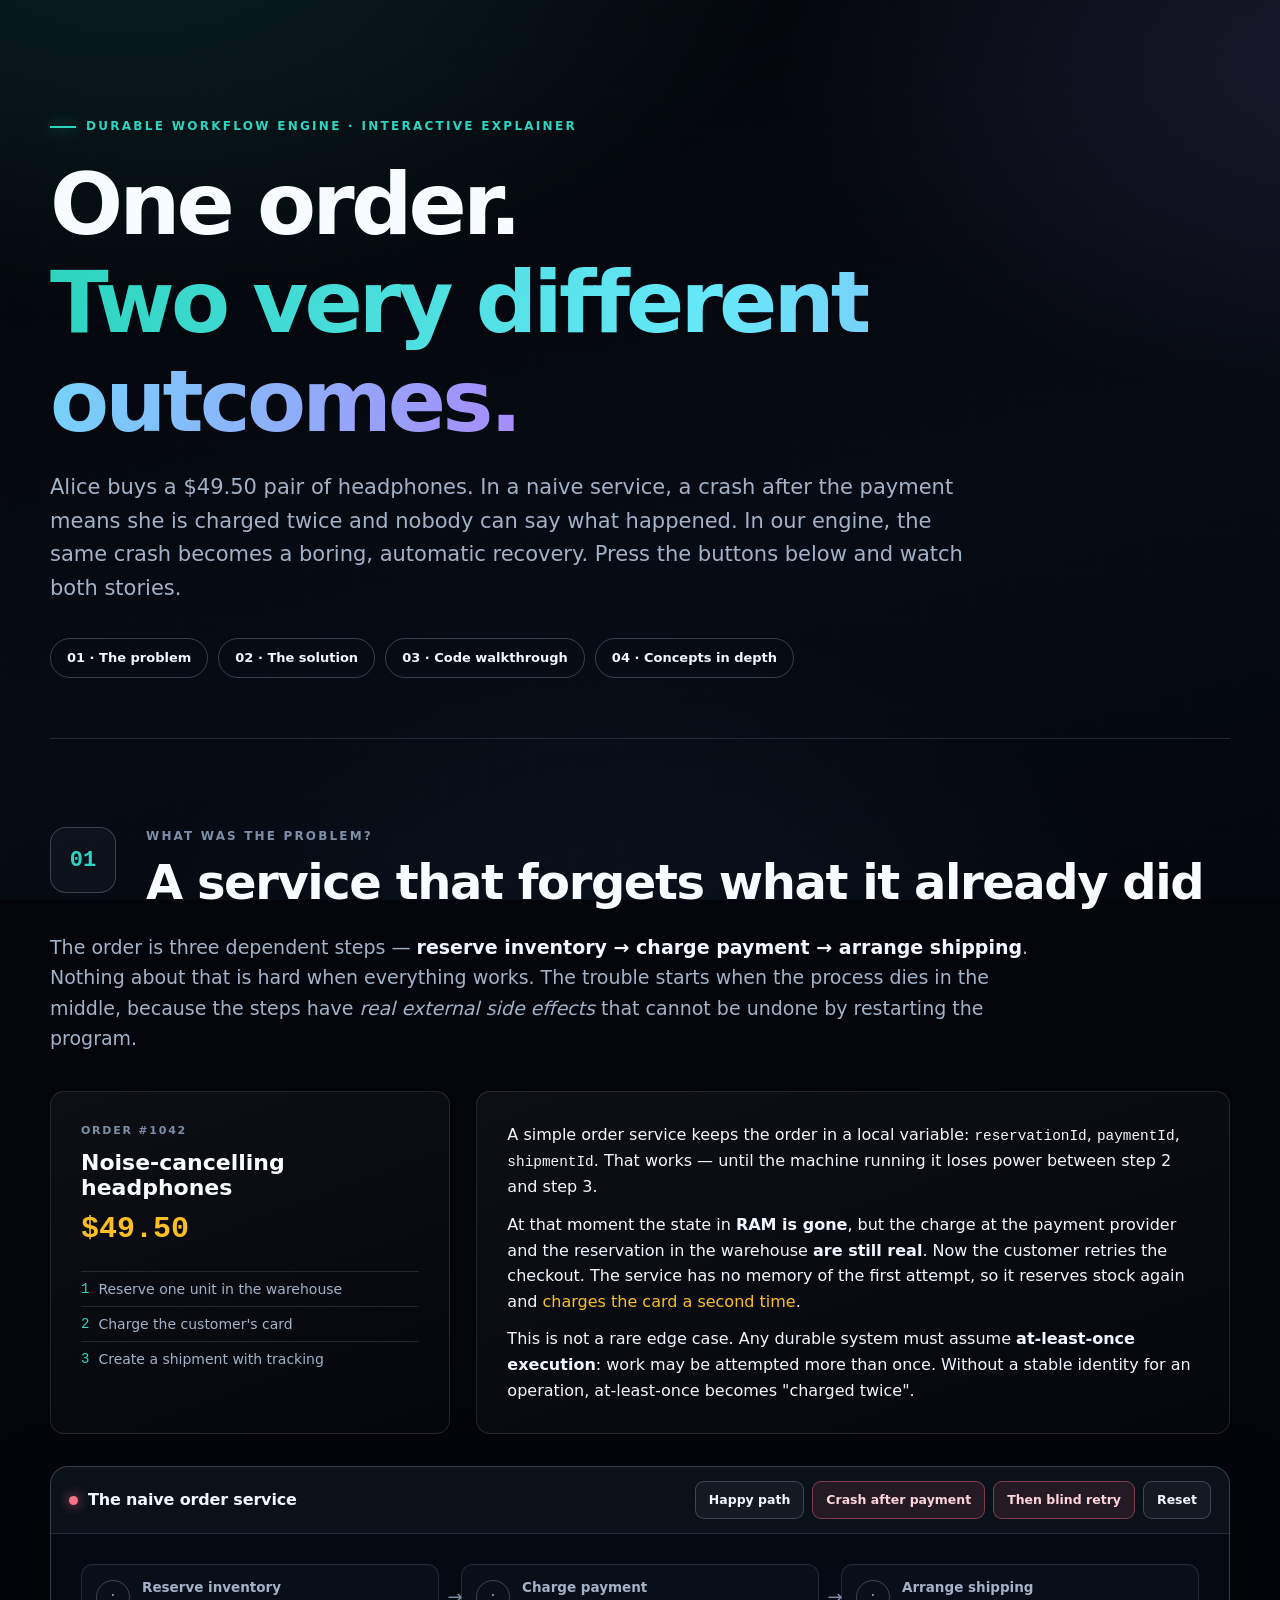
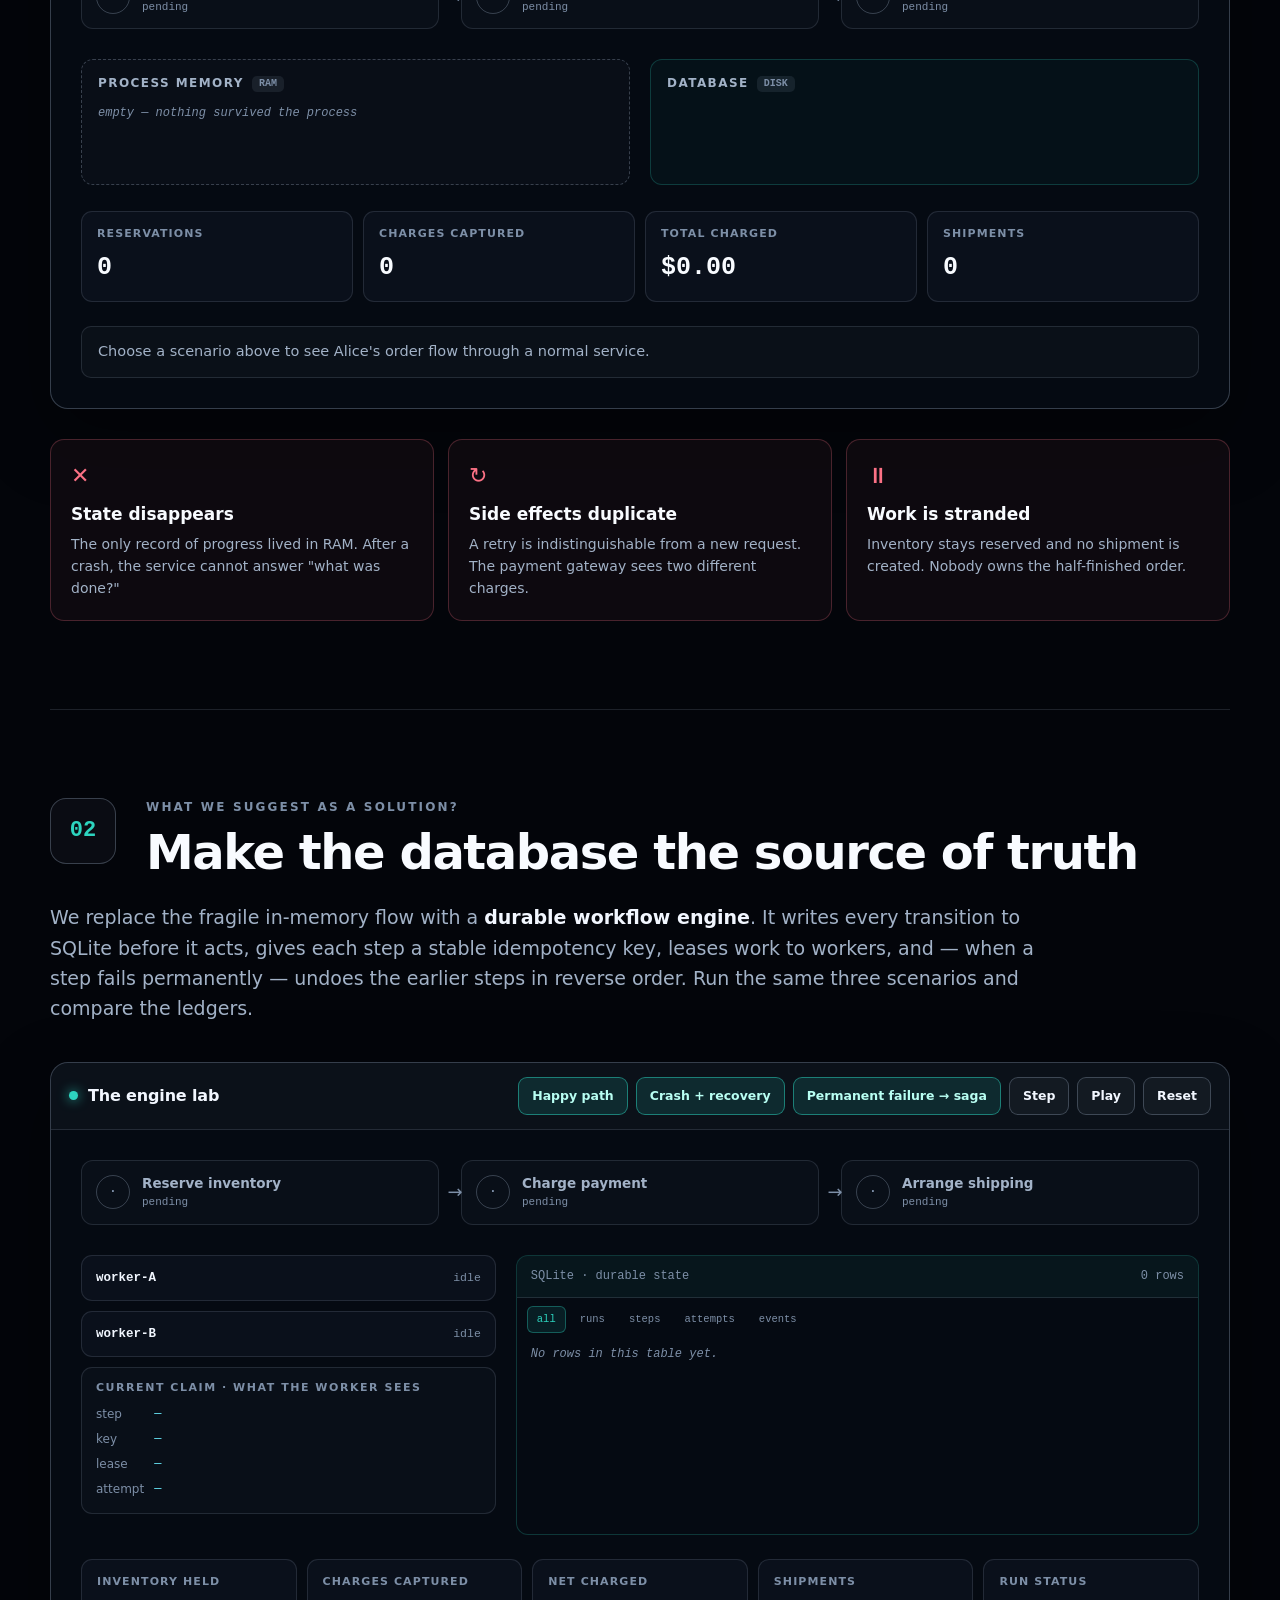
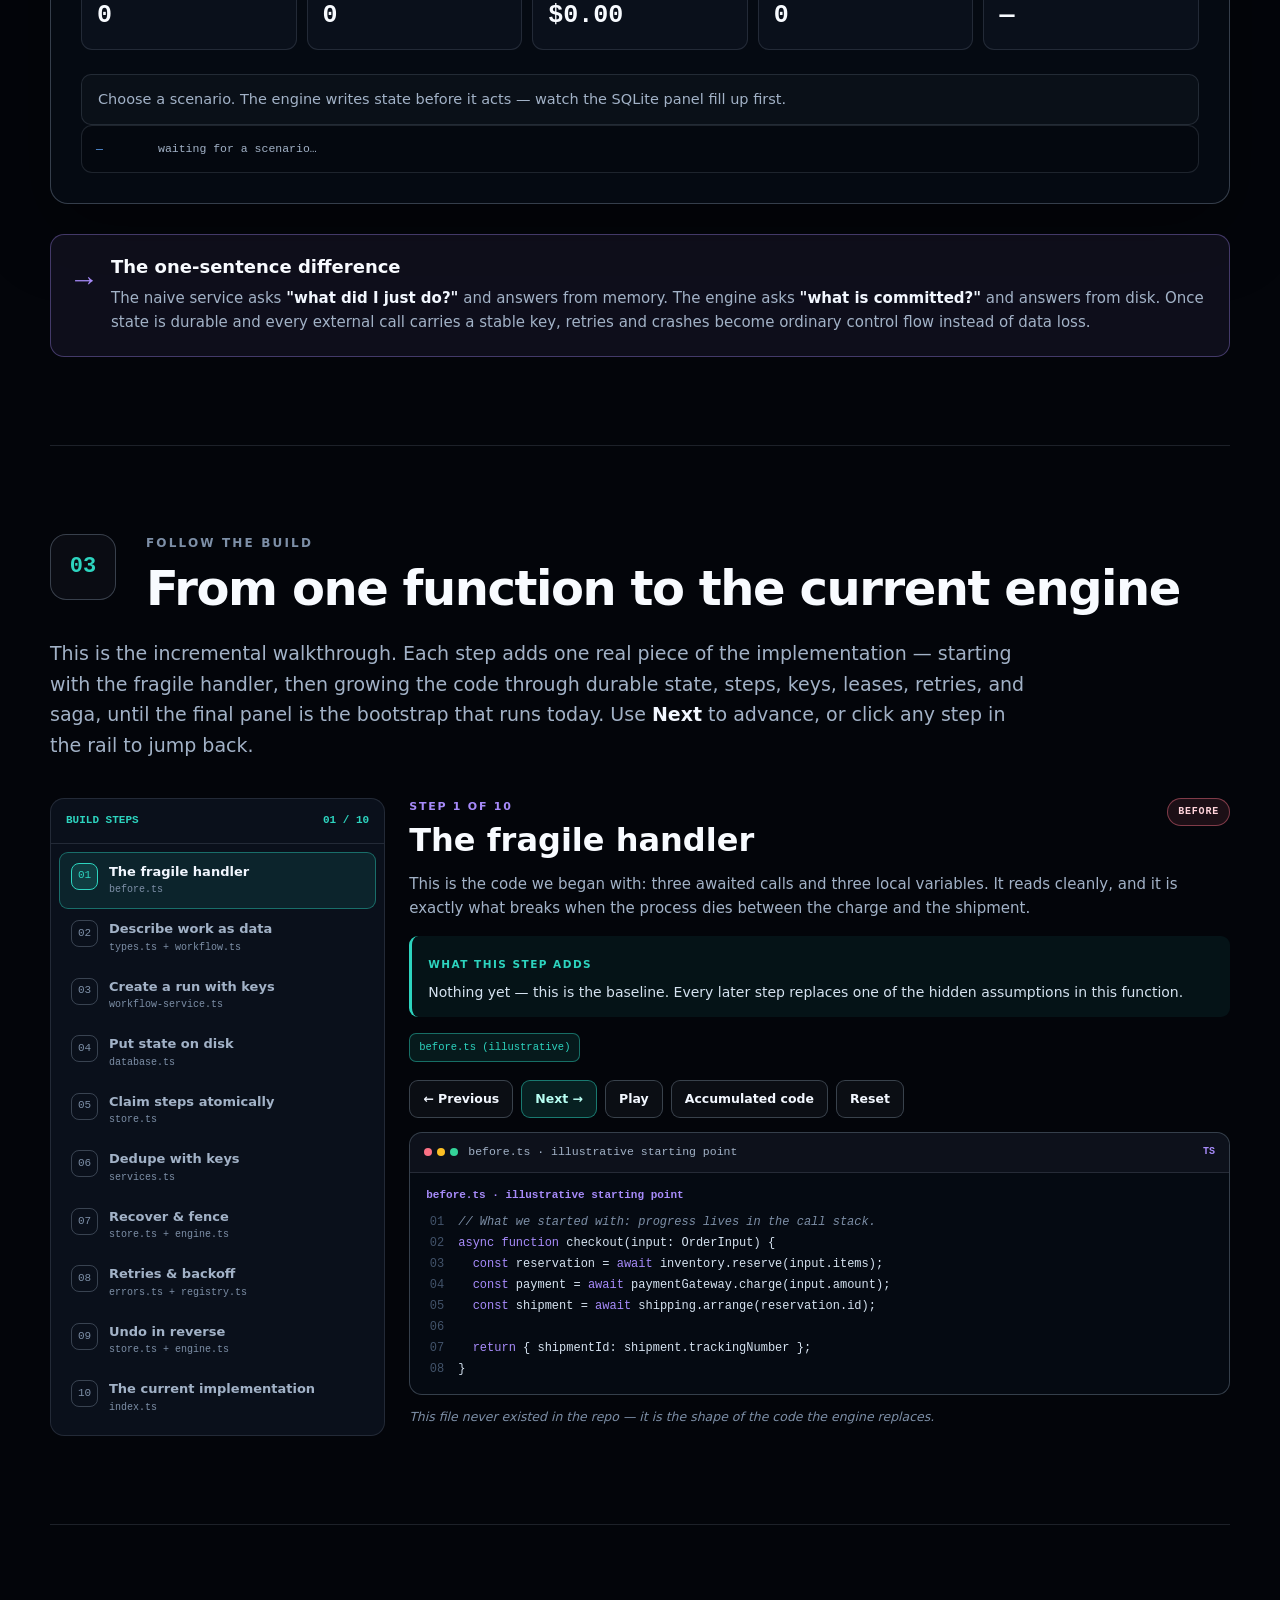
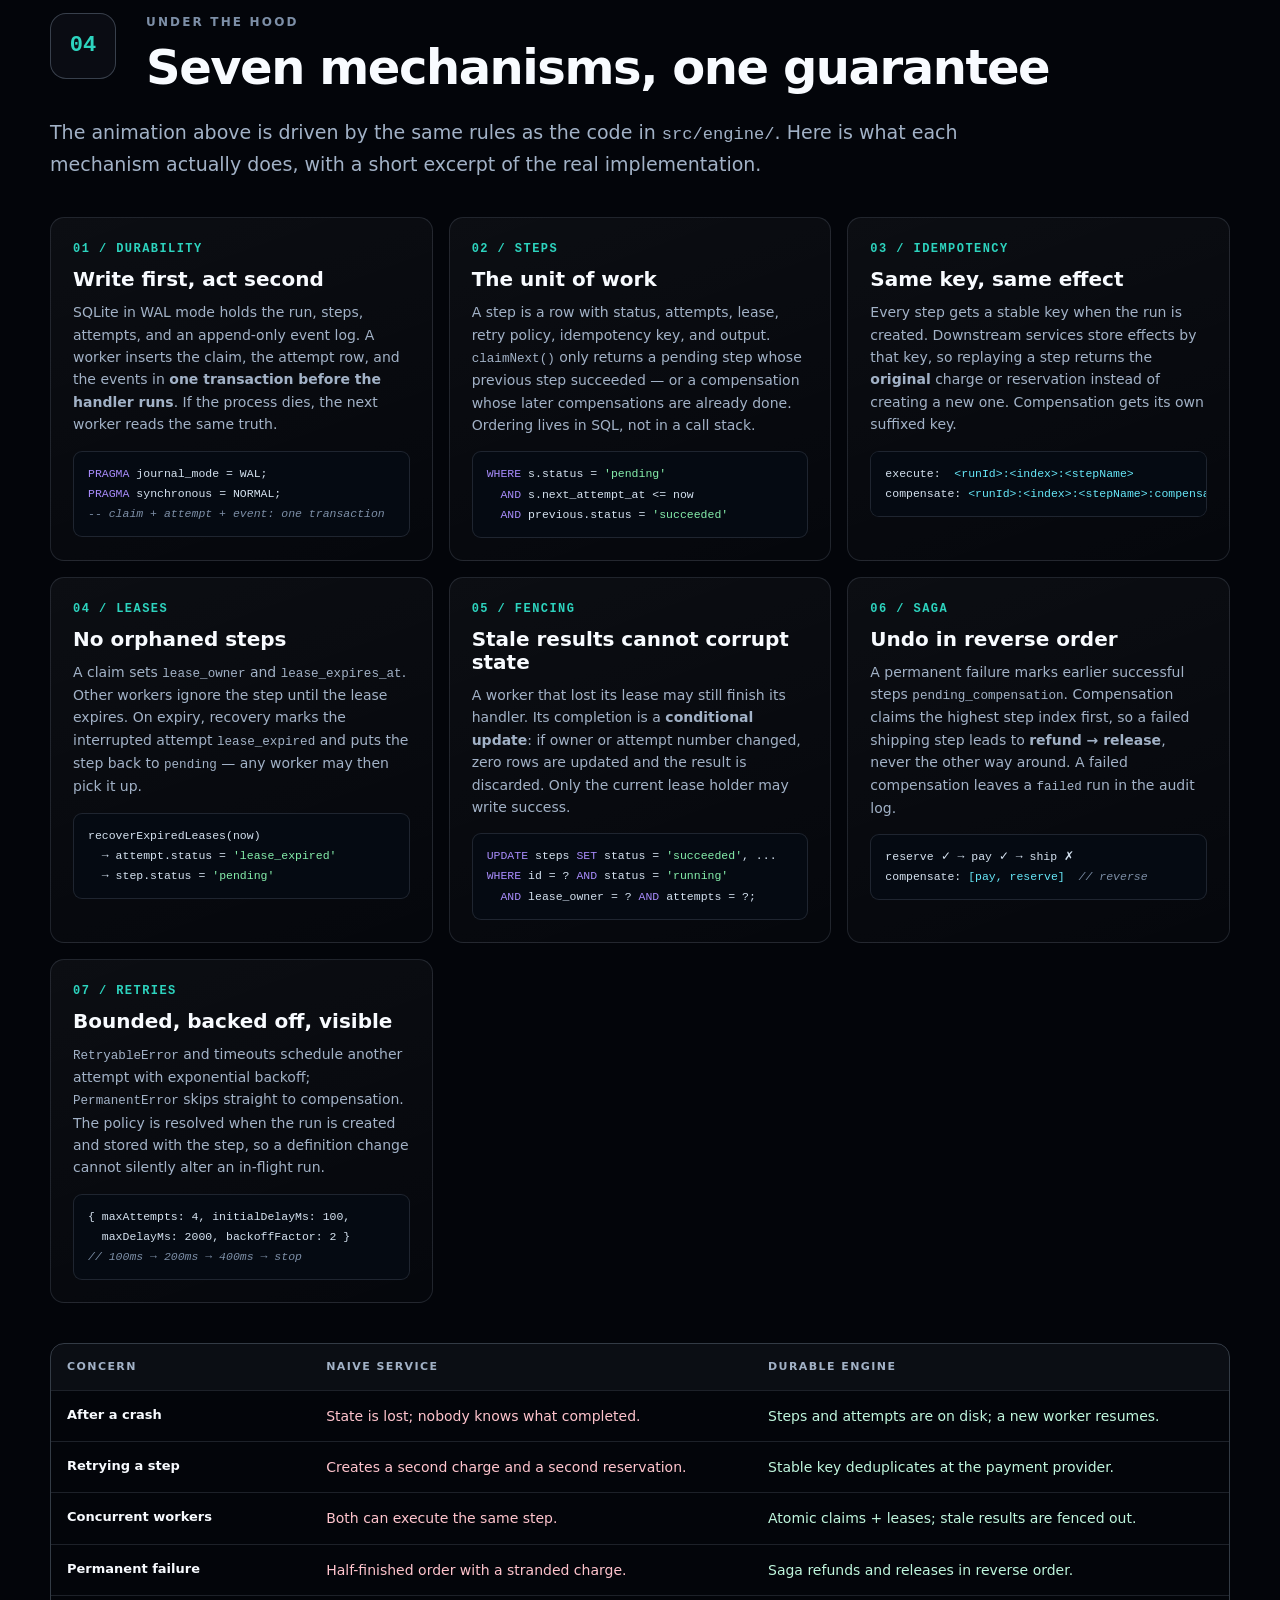
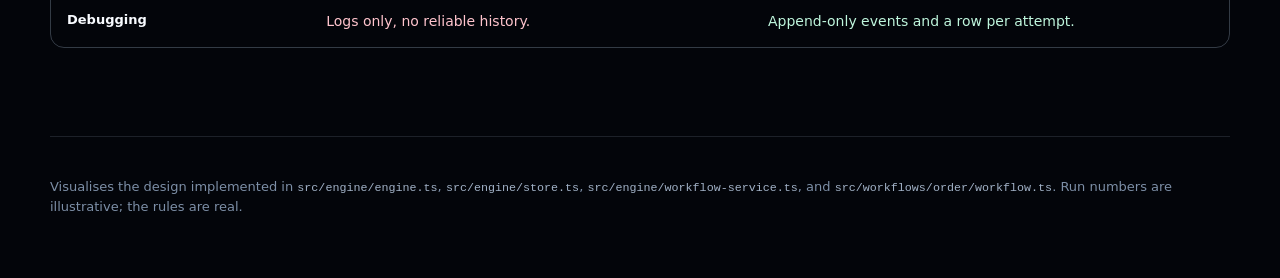
<file: presentation/second-week.html>
<!doctype html>
<html lang="en">
  <head>
    <meta charset="utf-8" />
    <meta name="viewport" content="width=device-width, initial-scale=1" />
    <meta name="color-scheme" content="dark" />
    <meta name="theme-color" content="#03050a" />
    <title>From Fragile Orders to Durable Workflows — Interactive Explainer</title>
    <style>
      /* ============================================================
         Durable Workflow Engine — problem / solution explainer
         Self-contained: no fonts, images, or scripts are loaded.
         ============================================================ */

      *,
      *::before,
      *::after {
        box-sizing: border-box;
      }

      :root {
        --bg: #03050a;
        --bg-2: #070b13;
        --panel: #0a101b;
        --panel-2: #0d1422;
        --border: rgba(148, 163, 184, 0.18);
        --border-strong: rgba(148, 163, 184, 0.34);
        --text: #f2f7ff;
        --heading: #f8fbff;
        --muted: #a2b2c7;
        --muted-2: #7d8fa7;
        --teal: #2dd4bf;
        --cyan: #67e8f9;
        --violet: #a78bfa;
        --amber: #fbbf24;
        --red: #fb7185;
        --green: #34d399;
        --blue: #60a5fa;
        --mono: ui-monospace, SFMono-Regular, "SF Mono", Menlo, Consolas, "Liberation Mono", monospace;
        --sans: "Inter", "Segoe UI", system-ui, -apple-system, Roboto, "Helvetica Neue", Arial, sans-serif;
        --radius: 14px;
      }

      html {
        background: var(--bg);
        scroll-behavior: smooth;
      }

      body {
        margin: 0;
        min-height: 100vh;
        color: var(--text);
        font-family: var(--sans);
        font-size: 16px;
        line-height: 1.6;
        -webkit-font-smoothing: antialiased;
        background:
          radial-gradient(1100px 620px at 10% -8%, rgba(45, 212, 191, 0.13), transparent 62%),
          radial-gradient(900px 560px at 104% 6%, rgba(167, 139, 250, 0.12), transparent 62%),
          radial-gradient(900px 700px at 50% 115%, rgba(96, 165, 250, 0.07), transparent 60%),
          linear-gradient(165deg, var(--bg), var(--bg-2) 62%, #04070d);
        background-attachment: fixed;
      }

      body::before {
        content: "";
        position: fixed;
        inset: 0;
        pointer-events: none;
        opacity: 0.5;
        background-image:
          linear-gradient(rgba(148, 163, 184, 0.028) 1px, transparent 1px),
          linear-gradient(90deg, rgba(148, 163, 184, 0.028) 1px, transparent 1px);
        background-size: 44px 44px;
        z-index: 0;
      }

      .wrap {
        position: relative;
        z-index: 1;
        width: min(1180px, calc(100% - 40px));
        margin: 0 auto;
      }

      h1,
      h2,
      h3,
      h4 {
        color: var(--heading);
        line-height: 1.15;
        margin: 0;
      }

      p {
        margin: 0;
      }

      code,
      pre {
        font-family: var(--mono);
        font-size: 0.9em;
      }

      /* ---------- hero ---------- */

      .hero {
        padding: clamp(56px, 9vw, 110px) 0 clamp(34px, 5vw, 60px);
      }

      .eyebrow {
        display: inline-flex;
        align-items: center;
        gap: 10px;
        color: var(--teal);
        font-size: 12px;
        font-weight: 800;
        letter-spacing: 0.19em;
        text-transform: uppercase;
      }

      .eyebrow::before {
        content: "";
        width: 26px;
        height: 2px;
        background: var(--teal);
        box-shadow: 0 0 14px rgba(45, 212, 191, 0.7);
      }

      .hero h1 {
        margin-top: 18px;
        font-size: clamp(42px, 7.4vw, 86px);
        letter-spacing: -0.045em;
      }

      .hero h1 .accent {
        background: linear-gradient(100deg, var(--teal), var(--cyan) 52%, var(--violet));
        -webkit-background-clip: text;
        background-clip: text;
        color: transparent;
      }

      .hero .lede {
        max-width: 70ch;
        margin-top: 20px;
        color: var(--muted);
        font-size: clamp(17px, 2vw, 21px);
      }

      .jump {
        display: flex;
        flex-wrap: wrap;
        gap: 10px;
        margin-top: 32px;
      }

      .jump a {
        padding: 9px 16px;
        border: 1px solid var(--border-strong);
        border-radius: 999px;
        color: var(--text);
        font-size: 13px;
        font-weight: 650;
        text-decoration: none;
        transition: border-color 0.2s, background 0.2s, transform 0.2s;
      }

      .jump a:hover {
        border-color: var(--teal);
        background: rgba(45, 212, 191, 0.08);
        transform: translateY(-1px);
      }

      /* ---------- chapters ---------- */

      .chapter {
        padding: clamp(44px, 7vw, 88px) 0;
        border-top: 1px solid var(--border);
      }

      .chapter-head {
        display: flex;
        align-items: flex-start;
        gap: clamp(16px, 3vw, 30px);
      }

      .chapter-no {
        flex: none;
        display: grid;
        place-items: center;
        width: clamp(48px, 6vw, 66px);
        height: clamp(48px, 6vw, 66px);
        border: 1px solid var(--border-strong);
        border-radius: 16px;
        background: rgba(148, 163, 184, 0.05);
        color: var(--teal);
        font-family: var(--mono);
        font-size: clamp(16px, 2vw, 22px);
        font-weight: 700;
      }

      .kicker {
        color: var(--muted-2);
        font-size: 12px;
        font-weight: 800;
        letter-spacing: 0.18em;
        text-transform: uppercase;
      }

      .chapter h2 {
        margin-top: 8px;
        font-size: clamp(28px, 4.4vw, 48px);
        letter-spacing: -0.03em;
      }

      .chapter-lede {
        max-width: 82ch;
        margin: 22px 0 clamp(24px, 4vw, 38px);
        color: var(--muted);
        font-size: clamp(16px, 1.8vw, 19px);
      }

      .chapter-lede strong {
        color: var(--text);
      }

      /* ---------- story ticket ---------- */

      .story {
        display: grid;
        grid-template-columns: minmax(230px, 0.85fr) minmax(0, 1.6fr);
        gap: clamp(16px, 2.4vw, 26px);
        align-items: stretch;
        margin-bottom: clamp(22px, 3vw, 32px);
      }

      .ticket,
      .story-text {
        padding: clamp(20px, 2.6vw, 30px);
        border: 1px solid var(--border);
        border-radius: var(--radius);
        background: linear-gradient(160deg, rgba(255, 255, 255, 0.045), rgba(255, 255, 255, 0.012));
      }

      .ticket-label {
        color: var(--muted-2);
        font-size: 11px;
        font-weight: 800;
        letter-spacing: 0.16em;
        text-transform: uppercase;
      }

      .ticket h3 {
        margin: 10px 0 4px;
        font-size: 22px;
      }

      .ticket .price {
        color: var(--amber);
        font-family: var(--mono);
        font-size: 30px;
        font-weight: 700;
      }

      .ticket ul {
        margin: 18px 0 0;
        padding: 0;
        list-style: none;
        color: var(--muted);
        font-size: 14px;
      }

      .ticket li {
        display: flex;
        gap: 9px;
        padding: 6px 0;
        border-top: 1px solid var(--border);
      }

      .ticket li span:first-child {
        color: var(--teal);
        font-family: var(--mono);
      }

      .story-text p + p {
        margin-top: 12px;
      }

      .story-text strong {
        color: var(--text);
      }

      .story-text em {
        color: var(--amber);
        font-style: normal;
      }

      /* ---------- lab shell ---------- */

      .lab {
        border: 1px solid var(--border-strong);
        border-radius: 18px;
        background: rgba(8, 13, 23, 0.72);
        box-shadow: 0 26px 70px rgba(0, 0, 0, 0.38);
        overflow: hidden;
      }

      .lab-bar {
        display: flex;
        flex-wrap: wrap;
        align-items: center;
        justify-content: space-between;
        gap: 12px;
        padding: 14px 18px;
        border-bottom: 1px solid var(--border);
        background: rgba(148, 163, 184, 0.045);
      }

      .lab-title {
        display: flex;
        align-items: center;
        gap: 10px;
        font-weight: 750;
        letter-spacing: -0.01em;
      }

      .lab-title::before {
        content: "";
        width: 9px;
        height: 9px;
        border-radius: 50%;
        background: var(--teal);
        box-shadow: 0 0 12px rgba(45, 212, 191, 0.85);
      }

      .lab-title.naive::before {
        background: var(--red);
        box-shadow: 0 0 12px rgba(251, 113, 133, 0.8);
      }

      .controls {
        display: flex;
        flex-wrap: wrap;
        gap: 8px;
      }

      button {
        font: inherit;
      }

      .btn {
        padding: 8px 13px;
        border: 1px solid var(--border-strong);
        border-radius: 9px;
        background: rgba(148, 163, 184, 0.06);
        color: var(--text);
        font-size: 12.5px;
        font-weight: 650;
        cursor: pointer;
        transition: background 0.18s, border-color 0.18s, transform 0.18s;
      }

      .btn:hover {
        background: rgba(148, 163, 184, 0.14);
        border-color: var(--teal);
        transform: translateY(-1px);
      }

      .btn.primary {
        border-color: rgba(45, 212, 191, 0.5);
        background: rgba(45, 212, 191, 0.13);
        color: #b8fff3;
      }

      .btn.danger {
        border-color: rgba(251, 113, 133, 0.42);
        background: rgba(251, 113, 133, 0.1);
        color: #ffd3da;
      }

      .btn:focus-visible {
        outline: 2px solid var(--cyan);
        outline-offset: 2px;
      }

      .lab-body {
        padding: clamp(18px, 2.8vw, 30px);
      }

      /* ---------- pipeline ---------- */

      .pipeline {
        display: grid;
        grid-template-columns: repeat(3, minmax(0, 1fr));
        gap: clamp(10px, 2vw, 22px);
        margin-bottom: clamp(20px, 3vw, 30px);
      }

      .step {
        position: relative;
        display: flex;
        align-items: center;
        gap: 12px;
        min-width: 0;
        padding: 12px 14px;
        border: 1px solid var(--border);
        border-radius: 12px;
        background: rgba(148, 163, 184, 0.035);
        transition: border-color 0.3s, background 0.3s, box-shadow 0.3s, opacity 0.3s;
      }

      .step:not(:last-child)::after {
        content: "→";
        position: absolute;
        right: calc(-1 * clamp(10px, 2vw, 22px) / 2 - 6px);
        top: 50%;
        transform: translate(50%, -50%);
        color: var(--muted-2);
        font-size: 18px;
        z-index: 2;
      }

      .step .dot {
        flex: none;
        display: grid;
        place-items: center;
        width: 34px;
        height: 34px;
        border: 1px solid var(--border-strong);
        border-radius: 50%;
        color: var(--muted-2);
        font-family: var(--mono);
        font-size: 13px;
        font-weight: 700;
        transition: all 0.3s;
      }

      .step .meta {
        min-width: 0;
      }

      .step .name {
        display: block;
        overflow: hidden;
        color: var(--muted);
        font-size: 13.5px;
        font-weight: 700;
        text-overflow: ellipsis;
        white-space: nowrap;
      }

      .step .state {
        display: block;
        color: var(--muted-2);
        font-family: var(--mono);
        font-size: 11px;
      }

      .step.is-active,
      .step.is-running {
        border-color: rgba(45, 212, 191, 0.65);
        background: rgba(45, 212, 191, 0.08);
        box-shadow: 0 0 0 1px rgba(45, 212, 191, 0.12), 0 0 26px rgba(45, 212, 191, 0.14);
      }

      .step.is-active .dot,
      .step.is-running .dot {
        border-color: var(--teal);
        color: var(--teal);
        animation: pulse 1.25s ease-in-out infinite;
      }

      .step.is-done,
      .step.is-succeeded {
        border-color: rgba(52, 211, 153, 0.45);
        background: rgba(52, 211, 153, 0.07);
      }

      .step.is-done .dot,
      .step.is-succeeded .dot {
        border-color: var(--green);
        background: rgba(52, 211, 153, 0.16);
        color: var(--green);
      }

      .step.is-failed,
      .step.is-unknown {
        border-color: rgba(251, 113, 133, 0.55);
        background: rgba(251, 113, 133, 0.08);
      }

      .step.is-failed .dot,
      .step.is-unknown .dot {
        border-color: var(--red);
        color: var(--red);
      }

      .step.is-compensated,
      .step.is-active_comp {
        border-color: rgba(251, 191, 36, 0.5);
        background: rgba(251, 191, 36, 0.07);
      }

      .step.is-compensated .dot,
      .step.is-active_comp .dot {
        border-color: var(--amber);
        color: var(--amber);
      }

      .step.is-pending_comp .state {
        color: var(--amber);
      }

      @keyframes pulse {
        0%, 100% { box-shadow: 0 0 0 0 rgba(45, 212, 191, 0.35); }
        50% { box-shadow: 0 0 0 8px rgba(45, 212, 191, 0); }
      }

      /* ---------- naive state boxes ---------- */

      .state-row {
        display: grid;
        grid-template-columns: 1fr 1fr;
        gap: clamp(12px, 2vw, 20px);
        margin-bottom: clamp(18px, 2.6vw, 26px);
      }

      .state-box {
        min-height: 126px;
        padding: 16px;
        border: 1px dashed var(--border-strong);
        border-radius: 12px;
        background: rgba(148, 163, 184, 0.03);
      }

      .state-box h4 {
        display: flex;
        align-items: center;
        gap: 8px;
        margin-bottom: 12px;
        font-size: 12px;
        letter-spacing: 0.12em;
        text-transform: uppercase;
        color: var(--muted);
      }

      .state-box h4 .tag {
        padding: 2px 7px;
        border-radius: 5px;
        background: rgba(148, 163, 184, 0.12);
        color: var(--muted-2);
        font-family: var(--mono);
        font-size: 10px;
        letter-spacing: 0;
      }

      .chips {
        display: flex;
        flex-wrap: wrap;
        gap: 8px;
      }

      .chip {
        padding: 6px 10px;
        border: 1px solid rgba(96, 165, 250, 0.4);
        border-radius: 8px;
        background: rgba(96, 165, 250, 0.09);
        color: #cfe3ff;
        font-family: var(--mono);
        font-size: 12px;
      }

      .empty {
        color: var(--muted-2);
        font-family: var(--mono);
        font-size: 12px;
        font-style: italic;
      }

      .state-box.disk {
        border-style: solid;
        border-color: rgba(45, 212, 191, 0.22);
        background: rgba(45, 212, 191, 0.035);
      }

      /* ---------- ledgers ---------- */

      .ledger {
        display: grid;
        grid-template-columns: repeat(auto-fit, minmax(150px, 1fr));
        gap: 10px;
        margin-bottom: clamp(16px, 2.4vw, 24px);
      }

      .stat {
        padding: 13px 15px;
        border: 1px solid var(--border);
        border-radius: 11px;
        background: var(--panel);
      }

      .stat .label {
        display: block;
        color: var(--muted-2);
        font-size: 11px;
        font-weight: 750;
        letter-spacing: 0.1em;
        text-transform: uppercase;
      }

      .stat .value {
        display: block;
        margin-top: 5px;
        color: var(--heading);
        font-family: var(--mono);
        font-size: clamp(19px, 2.4vw, 25px);
        font-weight: 700;
      }

      .stat.warn .value {
        color: var(--red);
      }

      .stat.good .value {
        color: var(--green);
      }

      .stat.flash {
        animation: flash 0.75s ease-out;
      }

      @keyframes flash {
        0% { border-color: var(--cyan); background: rgba(103, 232, 249, 0.16); }
        100% { border-color: var(--border); background: var(--panel); }
      }

      /* ---------- banner + narration ---------- */

      .banner {
        min-height: 52px;
        padding: 12px 16px;
        border-left: 3px solid var(--blue);
        border-radius: 9px;
        background: rgba(96, 165, 250, 0.07);
        color: #d9e8ff;
        font-size: 14px;
      }

      .banner[data-type="danger"] {
        border-color: var(--red);
        background: rgba(251, 113, 133, 0.09);
        color: #ffd9df;
      }

      .banner[data-type="success"] {
        border-color: var(--green);
        background: rgba(52, 211, 153, 0.09);
        color: #ccffe9;
      }

      .banner[data-type="info"] {
        border-color: var(--violet);
        background: rgba(167, 139, 250, 0.09);
        color: #e6ddff;
      }

      .banner:empty {
        display: none;
      }

      .narration {
        margin-top: 14px;
        padding: 13px 16px;
        border: 1px solid var(--border);
        border-radius: 10px;
        background: rgba(148, 163, 184, 0.04);
        color: var(--muted);
        font-size: 14.5px;
        line-height: 1.65;
      }

      /* ---------- failure cards ---------- */

      .failure-grid {
        display: grid;
        grid-template-columns: repeat(auto-fit, minmax(250px, 1fr));
        gap: 14px;
        margin-top: clamp(22px, 3vw, 30px);
      }

      .failure {
        padding: 20px;
        border: 1px solid rgba(251, 113, 133, 0.25);
        border-radius: var(--radius);
        background: rgba(251, 113, 133, 0.045);
      }

      .failure .icon {
        color: var(--red);
        font-family: var(--mono);
        font-size: 22px;
      }

      .failure h3 {
        margin: 10px 0 8px;
        font-size: 17px;
      }

      .failure p {
        color: var(--muted);
        font-size: 14px;
      }

      /* ---------- engine lab grid ---------- */

      .engine-grid {
        display: grid;
        grid-template-columns: minmax(250px, 0.85fr) minmax(0, 1.4fr);
        gap: clamp(12px, 2vw, 20px);
        margin-bottom: clamp(18px, 2.6vw, 24px);
      }

      .workers {
        display: flex;
        flex-direction: column;
        gap: 10px;
      }

      .worker {
        display: flex;
        align-items: center;
        justify-content: space-between;
        gap: 10px;
        padding: 12px 14px;
        border: 1px solid var(--border);
        border-radius: 11px;
        background: var(--panel);
        transition: border-color 0.3s, background 0.3s;
      }

      .worker .who {
        font-family: var(--mono);
        font-size: 12.5px;
        font-weight: 700;
        color: var(--text);
      }

      .worker .task {
        color: var(--muted-2);
        font-family: var(--mono);
        font-size: 11.5px;
      }

      .worker.working {
        border-color: rgba(45, 212, 191, 0.55);
        background: rgba(45, 212, 191, 0.08);
      }

      .worker.working .task {
        color: var(--teal);
      }

      .worker.crashed {
        border-color: rgba(251, 113, 133, 0.6);
        background: rgba(251, 113, 133, 0.1);
      }

      .worker.crashed .task {
        color: var(--red);
      }

      .worker.offline {
        opacity: 0.5;
      }

      .inspector {
        padding: 14px;
        border: 1px solid var(--border);
        border-radius: 11px;
        background: rgba(148, 163, 184, 0.035);
      }

      .inspector h4 {
        margin-bottom: 10px;
        color: var(--muted-2);
        font-size: 11px;
        letter-spacing: 0.14em;
        text-transform: uppercase;
      }

      .inspector dl {
        display: grid;
        grid-template-columns: auto minmax(0, 1fr);
        gap: 6px 10px;
        margin: 0;
        font-size: 12px;
      }

      .inspector dt {
        color: var(--muted-2);
      }

      .inspector dd {
        margin: 0;
        overflow: hidden;
        color: var(--cyan);
        font-family: var(--mono);
        text-overflow: ellipsis;
        white-space: nowrap;
      }

      /* ---------- db panel ---------- */

      .db-panel {
        display: flex;
        flex-direction: column;
        min-height: 280px;
        border: 1px solid rgba(45, 212, 191, 0.22);
        border-radius: 12px;
        background: #050a12;
        overflow: hidden;
      }

      .db-head {
        display: flex;
        align-items: center;
        justify-content: space-between;
        gap: 10px;
        padding: 11px 14px;
        border-bottom: 1px solid var(--border);
        background: rgba(45, 212, 191, 0.06);
        color: var(--teal);
        font-family: var(--mono);
        font-size: 12px;
        font-weight: 700;
      }

      .db-head span {
        color: var(--muted-2);
        font-weight: 500;
      }

      .db-tabs {
        display: flex;
        flex-wrap: wrap;
        gap: 4px;
        padding: 8px 10px 0;
      }

      .db-tab {
        padding: 4px 9px;
        border: 1px solid transparent;
        border-radius: 6px;
        background: transparent;
        color: var(--muted-2);
        font-family: var(--mono);
        font-size: 10.5px;
        cursor: pointer;
      }

      .db-tab.active {
        border-color: rgba(45, 212, 191, 0.35);
        background: rgba(45, 212, 191, 0.1);
        color: var(--teal);
      }

      .db-rows {
        flex: 1;
        max-height: 290px;
        overflow: auto;
        padding: 10px 14px 14px;
        font-family: var(--mono);
        font-size: 11.5px;
        line-height: 1.9;
      }

      .db-row {
        display: flex;
        gap: 9px;
        color: #cbd8e8;
        animation: slideIn 0.3s ease-out;
      }

      @keyframes slideIn {
        from { opacity: 0; transform: translateX(-6px); }
        to { opacity: 1; transform: translateX(0); }
      }

      .db-row .tag {
        flex: none;
        min-width: 58px;
        color: var(--violet);
      }

      .db-row[data-tab="steps"] .tag { color: var(--cyan); }
      .db-row[data-tab="attempts"] .tag { color: var(--amber); }
      .db-row[data-tab="events"] .tag { color: var(--green); }

      /* ---------- log ---------- */

      .log {
        max-height: 168px;
        overflow: auto;
        padding: 12px 14px;
        border: 1px solid var(--border);
        border-radius: 11px;
        background: #04080f;
        font-family: var(--mono);
        font-size: 11.5px;
        line-height: 1.9;
      }

      .log-line {
        display: flex;
        gap: 10px;
        color: var(--muted);
        animation: slideIn 0.25s ease-out;
      }

      .log-line .lvl {
        flex: none;
        width: 52px;
        color: var(--blue);
      }

      .log-line[data-level="ok"] .lvl { color: var(--green); }
      .log-line[data-level="warn"] .lvl { color: var(--amber); }
      .log-line[data-level="error"] .lvl { color: var(--red); }

      /* ---------- insight ---------- */

      .insight {
        display: grid;
        grid-template-columns: auto minmax(0, 1fr);
        gap: 18px;
        align-items: start;
        margin-top: clamp(22px, 3vw, 30px);
        padding: 22px 24px;
        border: 1px solid rgba(167, 139, 250, 0.35);
        border-radius: var(--radius);
        background: rgba(167, 139, 250, 0.07);
      }

      .insight .mark {
        color: var(--violet);
        font-family: var(--mono);
        font-size: 30px;
      }

      .insight h3 {
        font-size: 18px;
      }

      .insight p {
        margin-top: 8px;
        color: var(--muted);
        font-size: 15px;
      }

      .insight strong {
        color: var(--text);
      }

      /* ---------- concept cards ---------- */

      .concept-grid {
        display: grid;
        grid-template-columns: repeat(auto-fit, minmax(320px, 1fr));
        gap: 16px;
      }

      .concept {
        padding: 22px;
        border: 1px solid var(--border);
        border-radius: var(--radius);
        background: linear-gradient(160deg, rgba(255, 255, 255, 0.04), rgba(255, 255, 255, 0.01));
        transition: border-color 0.2s, transform 0.2s;
      }

      .concept:hover {
        border-color: var(--border-strong);
        transform: translateY(-2px);
      }

      .concept .num {
        color: var(--teal);
        font-family: var(--mono);
        font-size: 12px;
        font-weight: 700;
        letter-spacing: 0.12em;
      }

      .concept h3 {
        margin: 9px 0 10px;
        font-size: 20px;
      }

      .concept p {
        color: var(--muted);
        font-size: 14px;
      }

      .concept pre {
        margin: 15px 0 0;
        padding: 12px 14px;
        overflow: auto;
        border: 1px solid var(--border);
        border-radius: 9px;
        background: #050a12;
        color: #d5e2f0;
        font-size: 11.5px;
        line-height: 1.75;
      }

      .concept pre .k { color: var(--violet); }
      .concept pre .s { color: #86efac; }
      .concept pre .c { color: var(--muted-2); font-style: italic; }
      .concept pre .n { color: var(--cyan); }

      /* ---------- comparison ---------- */

      .compare-wrap {
        margin-top: clamp(24px, 4vw, 40px);
        border: 1px solid var(--border-strong);
        border-radius: var(--radius);
        overflow-x: auto;
      }

      table {
        width: 100%;
        min-width: 680px;
        border-collapse: collapse;
        font-size: 14px;
      }

      th,
      td {
        padding: 14px 16px;
        text-align: left;
        vertical-align: top;
        border-bottom: 1px solid var(--border);
      }

      thead th {
        background: rgba(148, 163, 184, 0.06);
        color: var(--muted);
        font-size: 11px;
        letter-spacing: 0.13em;
        text-transform: uppercase;
      }

      tbody th {
        width: 22%;
        color: var(--heading);
        font-size: 13px;
      }

      td.bad { color: #ffc4cd; }
      td.good { color: #bff6dd; }

      tbody tr:last-child th,
      tbody tr:last-child td {
        border-bottom: 0;
      }

      /* ---------- footer ---------- */

      footer {
        padding: 40px 0 60px;
        border-top: 1px solid var(--border);
        color: var(--muted-2);
        font-size: 13px;
      }

      footer code {
        color: var(--muted);
      }

      /* ---------- incremental code walkthrough ---------- */

      .walk-shell {
        display: grid;
        grid-template-columns: minmax(220px, 0.58fr) minmax(0, 1.42fr);
        gap: clamp(14px, 2.2vw, 24px);
        align-items: start;
      }

      .walk-rail {
        position: sticky;
        top: 16px;
        border: 1px solid var(--border);
        border-radius: var(--radius);
        background: var(--panel);
        overflow: hidden;
      }

      .walk-rail-head {
        display: flex;
        align-items: center;
        justify-content: space-between;
        gap: 8px;
        padding: 13px 15px;
        border-bottom: 1px solid var(--border);
        color: var(--muted-2);
        font-size: 11px;
        font-weight: 800;
        letter-spacing: 0.13em;
        text-transform: uppercase;
      }

      .walk-rail-head span {
        color: var(--teal);
        font-family: var(--mono);
        letter-spacing: 0;
      }

      .walk-rail ol {
        max-height: 660px;
        margin: 0;
        padding: 8px;
        overflow: auto;
        list-style: none;
      }

      .walk-step-btn {
        display: flex;
        gap: 11px;
        width: 100%;
        padding: 10px 11px;
        border: 1px solid transparent;
        border-radius: 9px;
        background: transparent;
        color: var(--muted);
        text-align: left;
        cursor: pointer;
        transition: background 0.18s, border-color 0.18s, color 0.18s;
      }

      .walk-step-btn:hover {
        background: rgba(148, 163, 184, 0.07);
        color: var(--text);
      }

      .walk-step-btn.active {
        border-color: rgba(45, 212, 191, 0.42);
        background: rgba(45, 212, 191, 0.1);
        color: var(--text);
      }

      .walk-step-btn .n {
        flex: none;
        display: grid;
        place-items: center;
        width: 27px;
        height: 27px;
        border: 1px solid var(--border-strong);
        border-radius: 8px;
        color: var(--muted-2);
        font-family: var(--mono);
        font-size: 11px;
      }

      .walk-step-btn.active .n {
        border-color: var(--teal);
        background: rgba(45, 212, 191, 0.14);
        color: var(--teal);
      }

      .walk-step-btn.done .n {
        border-color: rgba(52, 211, 153, 0.45);
        color: var(--green);
      }

      .walk-step-btn .t {
        display: block;
        font-size: 13px;
        font-weight: 700;
        line-height: 1.35;
      }

      .walk-step-btn .f {
        display: block;
        margin-top: 2px;
        color: var(--muted-2);
        font-family: var(--mono);
        font-size: 10px;
        overflow: hidden;
        text-overflow: ellipsis;
        white-space: nowrap;
      }

      .walk-main {
        min-width: 0;
      }

      .walk-top {
        display: flex;
        align-items: flex-start;
        justify-content: space-between;
        gap: 14px;
      }

      .walk-eyebrow {
        color: var(--violet);
        font-size: 11px;
        font-weight: 800;
        letter-spacing: 0.16em;
        text-transform: uppercase;
      }

      .walk-top h3 {
        margin-top: 6px;
        font-size: clamp(22px, 3vw, 32px);
      }

      .walk-badge {
        flex: none;
        padding: 5px 10px;
        border: 1px solid rgba(167, 139, 250, 0.42);
        border-radius: 999px;
        background: rgba(167, 139, 250, 0.1);
        color: #e6ddff;
        font-family: var(--mono);
        font-size: 10px;
        font-weight: 700;
        letter-spacing: 0.08em;
      }

      .walk-badge[data-kind="before"] {
        border-color: rgba(251, 113, 133, 0.45);
        background: rgba(251, 113, 133, 0.1);
        color: #ffd3da;
      }

      .walk-badge[data-kind="final"] {
        border-color: rgba(52, 211, 153, 0.45);
        background: rgba(52, 211, 153, 0.1);
        color: #ccffe9;
      }

      .walk-summary {
        margin-top: 14px;
        color: var(--muted);
        font-size: 15px;
      }

      .walk-change {
        margin-top: 16px;
        padding: 14px 16px;
        border-left: 3px solid var(--teal);
        border-radius: 9px;
        background: rgba(45, 212, 191, 0.07);
      }

      .walk-change-label {
        color: var(--teal);
        font-size: 10.5px;
        font-weight: 800;
        letter-spacing: 0.14em;
        text-transform: uppercase;
      }

      .walk-change p {
        margin-top: 5px;
        color: #d5e2f0;
        font-size: 14px;
      }

      .walk-files {
        display: flex;
        flex-wrap: wrap;
        gap: 7px;
        margin-top: 16px;
      }

      .walk-file-chip {
        padding: 5px 9px;
        border: 1px solid var(--border);
        border-radius: 7px;
        background: rgba(148, 163, 184, 0.05);
        color: var(--muted-2);
        font-family: var(--mono);
        font-size: 10.5px;
      }

      .walk-file-chip.current {
        border-color: rgba(45, 212, 191, 0.45);
        background: rgba(45, 212, 191, 0.1);
        color: var(--teal);
      }

      .walk-controls {
        display: flex;
        flex-wrap: wrap;
        gap: 8px;
        margin: 18px 0 14px;
      }

      .code-window {
        border: 1px solid var(--border-strong);
        border-radius: 13px;
        background: #050a12;
        overflow: hidden;
      }

      .code-head {
        display: flex;
        align-items: center;
        gap: 10px;
        padding: 10px 14px;
        border-bottom: 1px solid var(--border);
        background: rgba(148, 163, 184, 0.05);
      }

      .code-dots {
        display: flex;
        gap: 5px;
      }

      .code-dots i {
        width: 8px;
        height: 8px;
        border-radius: 50%;
        background: var(--red);
      }

      .code-dots i:nth-child(2) { background: var(--amber); }
      .code-dots i:nth-child(3) { background: var(--green); }

      .code-file {
        flex: 1;
        min-width: 0;
        overflow: hidden;
        color: var(--muted);
        font-family: var(--mono);
        font-size: 11.5px;
        text-overflow: ellipsis;
        white-space: nowrap;
      }

      .code-lang {
        color: var(--violet);
        font-family: var(--mono);
        font-size: 10px;
        font-weight: 700;
      }

      .code-scroll {
        max-height: 470px;
        overflow: auto;
        padding: 14px 0;
      }

      .code-group + .code-group {
        margin-top: 18px;
        padding-top: 12px;
        border-top: 1px dashed var(--border);
      }

      .code-group-head {
        padding: 0 16px 8px;
        color: var(--violet);
        font-family: var(--mono);
        font-size: 11px;
        font-weight: 700;
      }

      .code-line {
        display: flex;
        min-width: max-content;
        font-family: var(--mono);
        font-size: 12px;
        line-height: 1.75;
      }

      .code-line .ln {
        flex: none;
        width: 48px;
        padding-right: 14px;
        color: #42536a;
        text-align: right;
        user-select: none;
      }

      .code-line .src {
        padding-right: 24px;
        color: #d5e2f0;
        white-space: pre;
      }

      .code-line.added {
        background: rgba(45, 212, 191, 0.07);
      }

      .code-line.added .ln {
        color: var(--teal);
      }

      .code-block .k { color: var(--violet); }
      .code-block .s { color: #86efac; }
      .code-block .c { color: var(--muted-2); font-style: italic; }
      .code-block .n { color: var(--cyan); }

      .walk-foot {
        margin-top: 12px;
        color: var(--muted-2);
        font-size: 12.5px;
        font-style: italic;
      }

      /* ---------- responsive / a11y ---------- */

      @media (max-width: 900px) {
        .wrap { width: min(100% - 28px, 1180px); }
        .story,
        .engine-grid,
        .state-row { grid-template-columns: 1fr; }
        .pipeline {
          grid-template-columns: 1fr;
          gap: 10px;
        }
        .step:not(:last-child)::after {
          content: "↓";
          right: 50%;
          top: auto;
          bottom: -16px;
          transform: translateX(50%);
        }
        .lab-bar { align-items: flex-start; }
        .insight { grid-template-columns: 1fr; }
        .db-rows { max-height: 220px; }
        .walk-shell { grid-template-columns: 1fr; }
        .walk-rail { position: static; }
        .walk-rail ol { max-height: 230px; }
        .code-scroll { max-height: 360px; }
      }

      @media (prefers-reduced-motion: reduce) {
        *,
        *::before,
        *::after {
          animation-duration: 0.001ms !important;
          transition-duration: 0.001ms !important;
          scroll-behavior: auto !important;
        }
      }

      @media print {
        body {
          background: var(--bg) !important;
          -webkit-print-color-adjust: exact;
          print-color-adjust: exact;
        }
        .lab,
        .concept,
        .failure,
        .insight { break-inside: avoid; }
        .controls, .jump { display: none; }
      }
    </style>
  </head>
  <body>
    <div class="wrap">
      <header class="hero">
        <div class="eyebrow">Durable Workflow Engine · Interactive Explainer</div>
        <h1>One order.<br /><span class="accent">Two very different outcomes.</span></h1>
        <p class="lede">
          Alice buys a $49.50 pair of headphones. In a naive service, a crash after the payment
          means she is charged twice and nobody can say what happened. In our engine, the same
          crash becomes a boring, automatic recovery. Press the buttons below and watch both stories.
        </p>
        <nav class="jump" aria-label="Jump to section">
          <a href="#problem">01 · The problem</a>
          <a href="#solution">02 · The solution</a>
          <a href="#walkthrough">03 · Code walkthrough</a>
          <a href="#concepts">04 · Concepts in depth</a>
        </nav>
      </header>

      <main>
        <!-- ============================================================
             PROBLEM
             ============================================================ -->
        <section class="chapter" id="problem">
          <div class="chapter-head">
            <div class="chapter-no">01</div>
            <div>
              <div class="kicker">What was the problem?</div>
              <h2>A service that forgets what it already did</h2>
            </div>
          </div>

          <p class="chapter-lede">
            The order is three dependent steps — <strong>reserve inventory → charge payment →
            arrange shipping</strong>. Nothing about that is hard when everything works. The trouble
            starts when the process dies in the middle, because the steps have <em>real external
            side effects</em> that cannot be undone by restarting the program.
          </p>

          <div class="story">
            <div class="ticket">
              <div class="ticket-label">Order #1042</div>
              <h3>Noise-cancelling headphones</h3>
              <div class="price">$49.50</div>
              <ul>
                <li><span>1</span> Reserve one unit in the warehouse</li>
                <li><span>2</span> Charge the customer's card</li>
                <li><span>3</span> Create a shipment with tracking</li>
              </ul>
            </div>
            <div class="story-text">
              <p>
                A simple order service keeps the order in a local variable: <code>reservationId</code>,
                <code>paymentId</code>, <code>shipmentId</code>. That works — until the machine running
                it loses power between step 2 and step 3.
              </p>
              <p>
                At that moment the state in <strong>RAM is gone</strong>, but the charge at the payment
                provider and the reservation in the warehouse <strong>are still real</strong>. Now the
                customer retries the checkout. The service has no memory of the first attempt, so it
                reserves stock again and <em>charges the card a second time</em>.
              </p>
              <p>
                This is not a rare edge case. Any durable system must assume <strong>at-least-once
                execution</strong>: work may be attempted more than once. Without a stable identity for
                an operation, at-least-once becomes "charged twice".
              </p>
            </div>
          </div>

          <div class="lab" id="naive-lab">
            <div class="lab-bar">
              <div class="lab-title naive">The naive order service</div>
              <div class="controls">
                <button class="btn" data-naive="happy">Happy path</button>
                <button class="btn danger" data-naive="crash">Crash after payment</button>
                <button class="btn danger" data-naive="retry">Then blind retry</button>
                <button class="btn" data-naive="reset">Reset</button>
              </div>
            </div>
            <div class="lab-body">
              <div class="pipeline" id="naive-pipeline">
                <div class="step" data-step="reserve">
                  <span class="dot">1</span>
                  <span class="meta"><span class="name">Reserve inventory</span><span class="state">pending</span></span>
                </div>
                <div class="step" data-step="pay">
                  <span class="dot">2</span>
                  <span class="meta"><span class="name">Charge payment</span><span class="state">pending</span></span>
                </div>
                <div class="step" data-step="ship">
                  <span class="dot">3</span>
                  <span class="meta"><span class="name">Arrange shipping</span><span class="state">pending</span></span>
                </div>
              </div>

              <div class="state-row">
                <div class="state-box">
                  <h4>Process memory <span class="tag">RAM</span></h4>
                  <div class="chips" id="naive-ram"></div>
                </div>
                <div class="state-box disk">
                  <h4>Database <span class="tag">DISK</span></h4>
                  <div class="chips" id="naive-disk"></div>
                </div>
              </div>

              <div class="ledger" id="naive-ledger">
                <div class="stat" data-stat="inventory"><span class="label">Reservations</span><span class="value">0</span></div>
                <div class="stat" data-stat="charges"><span class="label">Charges captured</span><span class="value">0</span></div>
                <div class="stat" data-stat="total"><span class="label">Total charged</span><span class="value">$0.00</span></div>
                <div class="stat" data-stat="shipments"><span class="label">Shipments</span><span class="value">0</span></div>
              </div>

              <div class="banner" id="naive-banner" aria-live="polite"></div>
              <p class="narration" id="naive-narration" aria-live="polite"></p>
            </div>
          </div>

          <div class="failure-grid">
            <article class="failure">
              <div class="icon">✕</div>
              <h3>State disappears</h3>
              <p>The only record of progress lived in RAM. After a crash, the service cannot answer "what was done?"</p>
            </article>
            <article class="failure">
              <div class="icon">↻</div>
              <h3>Side effects duplicate</h3>
              <p>A retry is indistinguishable from a new request. The payment gateway sees two different charges.</p>
            </article>
            <article class="failure">
              <div class="icon">⏸</div>
              <h3>Work is stranded</h3>
              <p>Inventory stays reserved and no shipment is created. Nobody owns the half-finished order.</p>
            </article>
          </div>
        </section>

        <!-- ============================================================
             SOLUTION
             ============================================================ -->
        <section class="chapter" id="solution">
          <div class="chapter-head">
            <div class="chapter-no">02</div>
            <div>
              <div class="kicker">What we suggest as a solution?</div>
              <h2>Make the database the source of truth</h2>
            </div>
          </div>

          <p class="chapter-lede">
            We replace the fragile in-memory flow with a <strong>durable workflow engine</strong>. It
            writes every transition to SQLite before it acts, gives each step a stable idempotency key,
            leases work to workers, and — when a step fails permanently — undoes the earlier steps in
            reverse order. Run the same three scenarios and compare the ledgers.
          </p>

          <div class="lab" id="engine-lab">
            <div class="lab-bar">
              <div class="lab-title">The engine lab</div>
              <div class="controls">
                <button class="btn primary" data-engine="happy">Happy path</button>
                <button class="btn primary" data-engine="crash">Crash + recovery</button>
                <button class="btn primary" data-engine="saga">Permanent failure → saga</button>
                <button class="btn" id="engine-step">Step</button>
                <button class="btn" id="engine-play">Play</button>
                <button class="btn" data-engine="reset">Reset</button>
              </div>
            </div>
            <div class="lab-body">
              <div class="pipeline" id="engine-pipeline">
                <div class="step" data-step="reserve">
                  <span class="dot">1</span>
                  <span class="meta"><span class="name">Reserve inventory</span><span class="state">pending</span></span>
                </div>
                <div class="step" data-step="pay">
                  <span class="dot">2</span>
                  <span class="meta"><span class="name">Charge payment</span><span class="state">pending</span></span>
                </div>
                <div class="step" data-step="ship">
                  <span class="dot">3</span>
                  <span class="meta"><span class="name">Arrange shipping</span><span class="state">pending</span></span>
                </div>
              </div>

              <div class="engine-grid">
                <div class="workers">
                  <div class="worker" id="worker-a"><span class="who">worker-A</span><span class="task">idle</span></div>
                  <div class="worker" id="worker-b"><span class="who">worker-B</span><span class="task">idle</span></div>
                  <div class="inspector">
                    <h4>Current claim · what the worker sees</h4>
                    <dl>
                      <dt>step</dt><dd id="insp-step">—</dd>
                      <dt>key</dt><dd id="insp-key">—</dd>
                      <dt>lease</dt><dd id="insp-lease">—</dd>
                      <dt>attempt</dt><dd id="insp-attempt">—</dd>
                    </dl>
                  </div>
                </div>

                <div class="db-panel">
                  <div class="db-head">
                    <span>SQLite · durable state</span>
                    <span id="db-count">0 rows</span>
                  </div>
                  <div class="db-tabs" id="db-tabs">
                    <button class="db-tab active" data-filter="all">all</button>
                    <button class="db-tab" data-filter="runs">runs</button>
                    <button class="db-tab" data-filter="steps">steps</button>
                    <button class="db-tab" data-filter="attempts">attempts</button>
                    <button class="db-tab" data-filter="events">events</button>
                  </div>
                  <div class="db-rows" id="db-rows"><span class="empty">No rows yet — create a run to fill the ledger.</span></div>
                </div>
              </div>

              <div class="ledger" id="engine-ledger">
                <div class="stat" data-stat="inventory"><span class="label">Inventory held</span><span class="value">0</span></div>
                <div class="stat" data-stat="charges"><span class="label">Charges captured</span><span class="value">0</span></div>
                <div class="stat" data-stat="net"><span class="label">Net charged</span><span class="value">$0.00</span></div>
                <div class="stat" data-stat="shipments"><span class="label">Shipments</span><span class="value">0</span></div>
                <div class="stat" data-stat="run"><span class="label">Run status</span><span class="value">—</span></div>
              </div>

              <div class="banner" id="engine-banner" aria-live="polite"></div>
              <p class="narration" id="engine-narration" aria-live="polite"></p>
              <div class="log" id="engine-log" aria-label="Engine log"></div>
            </div>
          </div>

          <div class="insight">
            <div class="mark">→</div>
            <div>
              <h3>The one-sentence difference</h3>
              <p>
                The naive service asks <strong>"what did I just do?"</strong> and answers from memory.
                The engine asks <strong>"what is committed?"</strong> and answers from disk. Once state is
                durable and every external call carries a stable key, retries and crashes become ordinary
                control flow instead of data loss.
              </p>
            </div>
          </div>
        </section>

        <!-- ============================================================
             CODE WALKTHROUGH
             ============================================================ -->
        <section class="chapter" id="walkthrough">
          <div class="chapter-head">
            <div class="chapter-no">03</div>
            <div>
              <div class="kicker">Follow the build</div>
              <h2>From one function to the current engine</h2>
            </div>
          </div>

          <p class="chapter-lede">
            This is the incremental walkthrough. Each step adds one real piece of the implementation —
            starting with the fragile handler, then growing the code through durable state, steps, keys,
            leases, retries, and saga, until the final panel is the bootstrap that runs today. Use
            <strong>Next</strong> to advance, or click any step in the rail to jump back.
          </p>

          <div class="walk-shell">
            <aside class="walk-rail">
              <div class="walk-rail-head">
                <span>Build steps</span>
                <span id="walk-progress">01 / 10</span>
              </div>
              <ol id="walk-steps"></ol>
            </aside>

            <div class="walk-main">
              <div class="walk-top">
                <div>
                  <div class="walk-eyebrow" id="walk-eyebrow">Step 1 of 10</div>
                  <h3 id="walk-title">The fragile handler</h3>
                </div>
                <span class="walk-badge" id="walk-badge">BEFORE</span>
              </div>

              <p class="walk-summary" id="walk-summary"></p>

              <div class="walk-change">
                <span class="walk-change-label">What this step adds</span>
                <p id="walk-change-text"></p>
              </div>

              <div class="walk-files" id="walk-files"></div>

              <div class="walk-controls">
                <button class="btn" id="walk-prev" type="button">← Previous</button>
                <button class="btn primary" id="walk-next" type="button">Next →</button>
                <button class="btn" id="walk-play" type="button">Play</button>
                <button class="btn" id="walk-all" type="button" aria-pressed="false">Accumulated code</button>
                <button class="btn" id="walk-reset" type="button">Reset</button>
              </div>

              <div class="code-window">
                <div class="code-head">
                  <span class="code-dots" aria-hidden="true"><i></i><i></i><i></i></span>
                  <span class="code-file" id="walk-file">before.ts</span>
                  <span class="code-lang" id="walk-lang">TS</span>
                </div>
                <div class="code-scroll" id="walk-code"></div>
              </div>

              <p class="walk-foot" id="walk-foot"></p>
            </div>
          </div>
        </section>

        <!-- ============================================================
             CONCEPTS
             ============================================================ -->
        <section class="chapter" id="concepts">
          <div class="chapter-head">
            <div class="chapter-no">04</div>
            <div>
              <div class="kicker">Under the hood</div>
              <h2>Seven mechanisms, one guarantee</h2>
            </div>
          </div>

          <p class="chapter-lede">
            The animation above is driven by the same rules as the code in <code>src/engine/</code>.
            Here is what each mechanism actually does, with a short excerpt of the real implementation.
          </p>

          <div class="concept-grid">
            <article class="concept">
              <div class="num">01 / DURABILITY</div>
              <h3>Write first, act second</h3>
              <p>
                SQLite in WAL mode holds the run, steps, attempts, and an append-only event log. A worker
                inserts the claim, the attempt row, and the events in <strong>one transaction before the
                handler runs</strong>. If the process dies, the next worker reads the same truth.
              </p>
              <pre><span class="k">PRAGMA</span> journal_mode = WAL;
<span class="k">PRAGMA</span> synchronous = NORMAL;
<span class="c">-- claim + attempt + event: one transaction</span></pre>
            </article>

            <article class="concept">
              <div class="num">02 / STEPS</div>
              <h3>The unit of work</h3>
              <p>
                A step is a row with status, attempts, lease, retry policy, idempotency key, and output.
                <code>claimNext()</code> only returns a pending step whose previous step succeeded — or a
                compensation whose later compensations are already done. Ordering lives in SQL, not in
                a call stack.
              </p>
              <pre><span class="k">WHERE</span> s.status = <span class="s">'pending'</span>
  <span class="k">AND</span> s.next_attempt_at &lt;= now
  <span class="k">AND</span> previous.status = <span class="s">'succeeded'</span></pre>
            </article>

            <article class="concept">
              <div class="num">03 / IDEMPOTENCY</div>
              <h3>Same key, same effect</h3>
              <p>
                Every step gets a stable key when the run is created. Downstream services store effects
                by that key, so replaying a step returns the <strong>original</strong> charge or
                reservation instead of creating a new one. Compensation gets its own suffixed key.
              </p>
              <pre>execute:  <span class="n">&lt;runId&gt;:&lt;index&gt;:&lt;stepName&gt;</span>
compensate: <span class="n">&lt;runId&gt;:&lt;index&gt;:&lt;stepName&gt;:compensate</span></pre>
            </article>

            <article class="concept">
              <div class="num">04 / LEASES</div>
              <h3>No orphaned steps</h3>
              <p>
                A claim sets <code>lease_owner</code> and <code>lease_expires_at</code>. Other workers
                ignore the step until the lease expires. On expiry, recovery marks the interrupted
                attempt <code>lease_expired</code> and puts the step back to <code>pending</code> — any
                worker may then pick it up.
              </p>
              <pre>recoverExpiredLeases(now)
  → attempt.status = <span class="s">'lease_expired'</span>
  → step.status = <span class="s">'pending'</span></pre>
            </article>

            <article class="concept">
              <div class="num">05 / FENCING</div>
              <h3>Stale results cannot corrupt state</h3>
              <p>
                A worker that lost its lease may still finish its handler. Its completion is a
                <strong>conditional update</strong>: if owner or attempt number changed, zero rows are
                updated and the result is discarded. Only the current lease holder may write success.
              </p>
              <pre><span class="k">UPDATE</span> steps <span class="k">SET</span> status = <span class="s">'succeeded'</span>, ...
<span class="k">WHERE</span> id = ? <span class="k">AND</span> status = <span class="s">'running'</span>
  <span class="k">AND</span> lease_owner = ? <span class="k">AND</span> attempts = ?;</pre>
            </article>

            <article class="concept">
              <div class="num">06 / SAGA</div>
              <h3>Undo in reverse order</h3>
              <p>
                A permanent failure marks earlier successful steps
                <code>pending_compensation</code>. Compensation claims the highest step index first,
                so a failed shipping step leads to <strong>refund → release</strong>, never the other way
                around. A failed compensation leaves a <code>failed</code> run in the audit log.
              </p>
              <pre>reserve ✓ → pay ✓ → ship ✗
compensate: <span class="n">[pay, reserve]</span>  <span class="c">// reverse</span></pre>
            </article>

            <article class="concept">
              <div class="num">07 / RETRIES</div>
              <h3>Bounded, backed off, visible</h3>
              <p>
                <code>RetryableError</code> and timeouts schedule another attempt with exponential
                backoff; <code>PermanentError</code> skips straight to compensation. The policy is
                resolved when the run is created and stored with the step, so a definition change cannot
                silently alter an in-flight run.
              </p>
              <pre>{ maxAttempts: 4, initialDelayMs: 100,
  maxDelayMs: 2000, backoffFactor: 2 }
<span class="c">// 100ms → 200ms → 400ms → stop</span></pre>
            </article>
          </div>

          <div class="compare-wrap">
            <table>
              <thead>
                <tr>
                  <th>Concern</th>
                  <th>Naive service</th>
                  <th>Durable engine</th>
                </tr>
              </thead>
              <tbody>
                <tr>
                  <th>After a crash</th>
                  <td class="bad">State is lost; nobody knows what completed.</td>
                  <td class="good">Steps and attempts are on disk; a new worker resumes.</td>
                </tr>
                <tr>
                  <th>Retrying a step</th>
                  <td class="bad">Creates a second charge and a second reservation.</td>
                  <td class="good">Stable key deduplicates at the payment provider.</td>
                </tr>
                <tr>
                  <th>Concurrent workers</th>
                  <td class="bad">Both can execute the same step.</td>
                  <td class="good">Atomic claims + leases; stale results are fenced out.</td>
                </tr>
                <tr>
                  <th>Permanent failure</th>
                  <td class="bad">Half-finished order with a stranded charge.</td>
                  <td class="good">Saga refunds and releases in reverse order.</td>
                </tr>
                <tr>
                  <th>Debugging</th>
                  <td class="bad">Logs only, no reliable history.</td>
                  <td class="good">Append-only events and a row per attempt.</td>
                </tr>
              </tbody>
            </table>
          </div>
        </section>
      </main>

      <footer>
        Visualises the design implemented in <code>src/engine/engine.ts</code>,
        <code>src/engine/store.ts</code>, <code>src/engine/workflow-service.ts</code>, and
        <code>src/workflows/order/workflow.ts</code>. Run numbers are illustrative; the rules are real.
      </footer>
    </div>

    <script>
      (() => {
        "use strict";

        const AMOUNT = 49.5;
        const RUN = "run_8f3c1d";
        const PAY_KEY = RUN + ":1:process-payment";

        const STEP_LABELS = {
          reserve: ["pending", "active", "done", "unknown", "compensated"],
          pay: ["pending", "active", "done", "unknown", "failed", "active_comp", "pending_comp", "compensated"],
          ship: ["pending", "active", "done", "failed"],
        };

        const STATE_TEXT = {
          pending: "pending",
          active: "running…",
          running: "running…",
          done: "succeeded",
          succeeded: "succeeded",
          unknown: "outcome unknown",
          failed: "failed",
          pending_comp: "pending compensation",
          active_comp: "compensating…",
          compensated: "compensated",
        };

        const STATE_MARK = {
          pending: "·",
          active: "◌",
          running: "◌",
          done: "✓",
          succeeded: "✓",
          unknown: "?",
          failed: "✕",
          pending_comp: "↶",
          active_comp: "↶",
          compensated: "↶",
        };

        /* ----------------------------------------------------------
           Shared runner: every scenario is a list of small events.
           Each event only describes the delta it applies.
           ---------------------------------------------------------- */

        function makeRunner(name, initial, apply, render) {
          return {
            state: initial(),
            initial,
            apply,
            render,
            events: [],
            index: 0,
            timer: null,
            name,
          };
        }

        function load(runner, events, seed) {
          stop(runner);
          runner.state = runner.initial();
          runner.events = events || [];
          runner.index = 0;
          if (seed) seed(runner);
          runner.render(runner.state);
        }

        function step(runner) {
          if (runner.index >= runner.events.length) return false;
          runner.apply(runner.state, runner.events[runner.index]);
          runner.index += 1;
          runner.render(runner.state);
          return runner.index < runner.events.length;
        }

        function play(runner, delay) {
          stop(runner);
          if (runner.index >= runner.events.length) return;
          runner.timer = window.setInterval(() => {
            if (!step(runner)) {
              stop(runner);
              if (runner.name === "engine") {
                const btn = document.getElementById("engine-play");
                if (btn) btn.textContent = "Play";
              }
            }
          }, delay);
        }

        function stop(runner) {
          if (runner.timer !== null) {
            window.clearInterval(runner.timer);
            runner.timer = null;
          }
        }

        /* ----------------------------------------------------------
           NAIVE SERVICE
           ---------------------------------------------------------- */

        function initialNaive() {
          return {
            steps: { reserve: "pending", pay: "pending", ship: "pending" },
            effects: { inventory: 0, charges: 0, shipments: 0 },
            ram: [],
            banner: null,
            narration: "Choose a scenario above to see Alice's order flow through a normal service.",
          };
        }

        function applyNaive(s, ev) {
          if (ev.steps) Object.assign(s.steps, ev.steps);
          if (ev.effects) Object.assign(s.effects, ev.effects);
          if (ev.ram) s.ram = ev.ram.slice();
          if (ev.banner !== undefined) s.banner = ev.banner;
          if (ev.narration) s.narration = ev.narration;
        }

        const $naivePipeline = document.getElementById("naive-pipeline");
        const $naiveRam = document.getElementById("naive-ram");
        const $naiveLedger = document.getElementById("naive-ledger");
        const $naiveBanner = document.getElementById("naive-banner");
        const $naiveNarration = document.getElementById("naive-narration");

        function renderNaive(s) {
          for (const node of $naivePipeline.querySelectorAll(".step")) {
            const status = s.steps[node.dataset.step] || "pending";
            node.className = "step is-" + status;
            node.querySelector(".state").textContent = STATE_TEXT[status] || status;
            node.querySelector(".dot").textContent = STATE_MARK[status] || "·";
          }

          $naiveRam.textContent = "";
          if (s.ram.length === 0) {
            const empty = document.createElement("span");
            empty.className = "empty";
            empty.textContent = "empty — nothing survived the process";
            $naiveRam.appendChild(empty);
          } else {
            for (const item of s.ram) {
              const chip = document.createElement("span");
              chip.className = "chip";
              chip.textContent = item;
              $naiveRam.appendChild(chip);
            }
          }

          const values = {
            inventory: String(s.effects.inventory),
            charges: String(s.effects.charges),
            total: "$" + (s.effects.charges * AMOUNT).toFixed(2),
            shipments: String(s.effects.shipments),
          };
          renderLedger($naiveLedger, values, {
            total: s.effects.charges > 1 ? "warn" : "",
          });

          $naiveBanner.textContent = s.banner ? s.banner.text : "";
          if (s.banner) $naiveBanner.dataset.type = s.banner.type;
          else $naiveBanner.removeAttribute("data-type");
          $naiveNarration.textContent = s.narration;
        }

        const naiveRunner = makeRunner("naive", initialNaive, applyNaive, renderNaive);

        const naivePrefix = [
          {
            steps: { reserve: "active" },
            ram: ["reservation R-1 (pending)"],
            narration: "Order #1042 arrives. The service reserves one unit and keeps the reservation id in a local variable.",
          },
          {
            steps: { reserve: "done" },
            effects: { inventory: 1 },
            ram: ["reservation R-1"],
            narration: "Inventory is held. So far, so good — but nothing has been written to a database.",
          },
          {
            steps: { pay: "active" },
            ram: ["reservation R-1", "charge C-1 (in flight)"],
            narration: "The payment gateway accepts $49.50. The charge is now real in the outside world.",
          },
          {
            steps: { pay: "done" },
            effects: { charges: 1 },
            ram: ["reservation R-1", "charge C-1"],
            narration: "The charge returns successfully. The service is about to call the shipping service…",
          },
        ];

        const naiveScenarios = {
          happy: {
            events: naivePrefix.concat([
              {
                steps: { ship: "active" },
                ram: ["reservation R-1", "charge C-1", "shipment (pending)"],
                narration: "A shipment is created and the tracking number is stored in memory.",
              },
              {
                steps: { ship: "done" },
                effects: { shipments: 1 },
                ram: ["reservation R-1", "charge C-1", "tracking TRK-1"],
                banner: { type: "success", text: "Happy path: one reservation, one charge, one shipment. Nothing went wrong — so the design flaw stays invisible." },
                narration: "Order complete. The flaw in this design only appears when something interrupts it.",
              },
            ]),
          },
          crash: {
            events: naivePrefix.concat([
              {
                steps: { pay: "unknown" },
                ram: [],
                banner: { type: "danger", text: "Process crashed after the payment. RAM is empty, the database has zero rows — yet the customer was charged $49.50 and stock is reserved." },
                narration: "The order vanished from the service, but the charge and reservation did not vanish from the world. Support cannot reconstruct what happened.",
              },
            ]),
          },
          retry: {
            seed: () => {
              const s = naiveRunner.state;
              s.steps = { reserve: "done", pay: "done", ship: "pending" };
              s.effects = { inventory: 1, charges: 1, shipments: 0 };
              s.ram = [];
              s.banner = { type: "danger", text: "The customer retries checkout. The new process has no memory of the first attempt." };
              s.narration = "Same order, same card, brand-new process. To the service this looks like a fresh request.";
            },
            events: [
              {
                steps: { reserve: "active" },
                ram: ["reservation R-2 (pending)"],
                narration: "The service reserves stock again. The warehouse now holds two reservations for one order.",
              },
              {
                steps: { reserve: "done" },
                effects: { inventory: 2 },
                ram: ["reservation R-2"],
                narration: "Second reservation confirmed. Nothing links it to R-1.",
              },
              {
                steps: { pay: "active" },
                ram: ["reservation R-2", "charge C-2 (in flight)"],
                narration: "The payment provider has no idempotency key to check, so it treats this as a new charge.",
              },
              {
                steps: { pay: "done" },
                effects: { charges: 2 },
                ram: ["reservation R-2", "charge C-2"],
                narration: "A second $49.50 charge is captured. The customer's statement now shows $99.00.",
              },
              {
                steps: { ship: "done" },
                effects: { shipments: 1 },
                banner: { type: "danger", text: "Two charges, one order: $99.00 total. This is what at-least-once execution looks like without idempotency." },
                narration: "The order finally ships — but it was charged twice and left a duplicate reservation behind.",
              },
            ],
          },
        };

        /* ----------------------------------------------------------
           ENGINE LAB
           ---------------------------------------------------------- */

        function initialEngine() {
          return {
            steps: { reserve: "pending", pay: "pending", ship: "pending" },
            workers: { A: "idle", B: "idle" },
            inspector: { step: "—", key: "—", lease: "—", attempt: "—" },
            effects: {
              inventory: 0,
              charges: 0,
              refunds: 0,
              releases: 0,
              shipments: 0,
              cancellations: 0,
            },
            db: [],
            log: [],
            filter: "all",
            runStatus: "—",
            banner: null,
            narration: "Choose a scenario. The engine writes state before it acts — watch the SQLite panel fill up first.",
          };
        }

        function applyEngine(s, ev) {
          if (ev.steps) Object.assign(s.steps, ev.steps);
          if (ev.workers) Object.assign(s.workers, ev.workers);
          if (ev.inspector) Object.assign(s.inspector, ev.inspector);
          if (ev.effects) Object.assign(s.effects, ev.effects);
          if (ev.runStatus) s.runStatus = ev.runStatus;
          if (ev.banner !== undefined) s.banner = ev.banner;
          if (ev.narration) s.narration = ev.narration;
          if (ev.db) s.db.push.apply(s.db, ev.db);
          if (ev.log) s.log.push.apply(s.log, ev.log);
        }

        const $enginePipeline = document.getElementById("engine-pipeline");
        const $workerA = document.getElementById("worker-a");
        const $workerB = document.getElementById("worker-b");
        const $engineLedger = document.getElementById("engine-ledger");
        const $engineBanner = document.getElementById("engine-banner");
        const $engineNarration = document.getElementById("engine-narration");
        const $engineLog = document.getElementById("engine-log");
        const $dbRows = document.getElementById("db-rows");
        const $dbCount = document.getElementById("db-count");
        const $dbTabs = document.getElementById("db-tabs");

        function renderLedger(container, values, tones) {
          for (const node of container.querySelectorAll(".stat")) {
            const key = node.dataset.stat;
            if (!(key in values)) continue;
            const valueNode = node.querySelector(".value");
            const changed = valueNode.textContent !== values[key];
            valueNode.textContent = values[key];
            node.className = "stat" + (tones && tones[key] ? " " + tones[key] : "");
            if (changed) {
              node.classList.add("flash");
              window.setTimeout(() => node.classList.remove("flash"), 800);
            }
          }
        }

        function renderEngine(s) {
          for (const node of $enginePipeline.querySelectorAll(".step")) {
            const status = s.steps[node.dataset.step] || "pending";
            node.className = "step is-" + status;
            node.querySelector(".state").textContent = STATE_TEXT[status] || status;
            node.querySelector(".dot").textContent = STATE_MARK[status] || "·";
          }

          for (const [node, key] of [[$workerA, "A"], [$workerB, "B"]]) {
            const task = s.workers[key];
            node.className = "worker";
            if (task === "crashed") node.classList.add("crashed");
            else if (task === "offline") node.classList.add("offline");
            else if (task !== "idle") node.classList.add("working");
            node.querySelector(".task").textContent = task;
          }

          document.getElementById("insp-step").textContent = s.inspector.step;
          document.getElementById("insp-key").textContent = s.inspector.key;
          document.getElementById("insp-lease").textContent = s.inspector.lease;
          document.getElementById("insp-attempt").textContent = s.inspector.attempt;

          const held = s.effects.inventory - s.effects.releases;
          const captured = s.effects.charges - s.effects.refunds;
          const activeShipments = s.effects.shipments - s.effects.cancellations;
          renderLedger(
            $engineLedger,
            {
              inventory: String(held),
              charges: String(captured),
              net: "$" + (captured * AMOUNT).toFixed(2),
              shipments: String(activeShipments),
              run: s.runStatus,
            },
            {
              net: captured > 1 ? "warn" : captured === 0 && s.effects.refunds > 0 ? "good" : "",
              run: s.runStatus === "compensated" || s.runStatus === "completed" ? "good" : "",
            }
          );

          $dbCount.textContent = s.db.length + (s.db.length === 1 ? " row" : " rows");
          $dbRows.textContent = "";
          const visible = s.db.filter((row) => s.filter === "all" || row.tab === s.filter);
          if (visible.length === 0) {
            const empty = document.createElement("span");
            empty.className = "empty";
            empty.textContent = "No rows in this table yet.";
            $dbRows.appendChild(empty);
          } else {
            for (const row of visible) {
              const line = document.createElement("div");
              line.className = "db-row";
              line.dataset.tab = row.tab;
              const tag = document.createElement("span");
              tag.className = "tag";
              tag.textContent = "[" + row.tab + "]";
              const text = document.createElement("span");
              text.textContent = row.text;
              line.appendChild(tag);
              line.appendChild(text);
              $dbRows.appendChild(line);
            }
          }

          $engineLog.textContent = "";
          if (s.log.length === 0) {
            const empty = document.createElement("div");
            empty.className = "log-line";
            empty.innerHTML = '<span class="lvl">—</span><span>waiting for a scenario…</span>';
            $engineLog.appendChild(empty);
          } else {
            for (const entry of s.log) {
              const line = document.createElement("div");
              line.className = "log-line";
              line.dataset.level = entry.level;
              const lvl = document.createElement("span");
              lvl.className = "lvl";
              lvl.textContent = entry.level.toUpperCase();
              const text = document.createElement("span");
              text.textContent = entry.text;
              line.appendChild(lvl);
              line.appendChild(text);
              $engineLog.appendChild(line);
            }
            $engineLog.scrollTop = $engineLog.scrollHeight;
          }

          $engineBanner.textContent = s.banner ? s.banner.text : "";
          if (s.banner) $engineBanner.dataset.type = s.banner.type;
          else $engineBanner.removeAttribute("data-type");
          $engineNarration.textContent = s.narration;
        }

        const engineRunner = makeRunner("engine", initialEngine, applyEngine, renderEngine);

        /* --- reusable event fragments --- */

        const createRun = {
          runStatus: "pending",
          narration: "First, a run and three step rows are written to SQLite. Each step receives a stable key before any handler executes.",
          db: [
            { tab: "runs", text: RUN + "  workflow=order-processing  status=pending" },
            { tab: "steps", text: "0  reserve-inventory   key=run_8f3c1d:0:reserve-inventory   pending" },
            { tab: "steps", text: "1  process-payment     key=" + PAY_KEY + "   pending" },
            { tab: "steps", text: "2  arrange-shipping    key=run_8f3c1d:2:arrange-shipping   pending" },
            { tab: "events", text: "run.created" },
          ],
          log: [{ level: "ok", text: "POST /api/workflows/order-processing/runs → 202 " + RUN }],
        };

        const claimReserve = {
          steps: { reserve: "active" },
          workers: { A: "reserve-inventory" },
          inspector: {
            step: "0 · reserve-inventory",
            key: RUN + ":0:reserve-inventory",
            lease: "worker-A · 30s",
            attempt: "1 / 4",
          },
          narration: "Worker A claims step 0 in one transaction: status → running, lease → A, attempt row inserted, event appended.",
          db: [
            { tab: "steps", text: "0  reserve-inventory   status=running  lease=worker-A  attempts=1" },
            { tab: "attempts", text: "att_01  execute  #1  worker-A  running" },
            { tab: "events", text: "step.started  step=0  attempt=1" },
          ],
          log: [{ level: "info", text: "claimNext() → step 0 leased to worker-A" }],
        };

        const reserveDone = {
          steps: { reserve: "done" },
          workers: { A: "idle" },
          effects: { inventory: 1 },
          inspector: { step: "—", key: "—", lease: "—", attempt: "—" },
          narration: "Inventory is reserved. The output is committed together with the success transition — before the engine looks at step 1.",
          db: [
            { tab: "attempts", text: "att_01  execute  #1  worker-A  succeeded" },
            { tab: "events", text: 'step.succeeded  step=0  output={reservationId:"R-1"}' },
          ],
          log: [{ level: "ok", text: "reserve-inventory → R-1 (committed)" }],
        };

        const claimPayA = {
          steps: { pay: "active" },
          workers: { A: "process-payment" },
          inspector: {
            step: "1 · process-payment",
            key: PAY_KEY,
            lease: "worker-A · 30s",
            attempt: "1 / 4",
          },
          narration: "Step 1 is now runnable because step 0 is succeeded. Worker A claims it with the same stable key that was created with the run.",
          db: [
            { tab: "steps", text: "1  process-payment   status=running  lease=worker-A  attempts=1" },
            { tab: "attempts", text: "att_02  execute  #1  worker-A  running" },
            { tab: "events", text: "step.started  step=1  attempt=1" },
          ],
          log: [{ level: "info", text: "claimNext() → step 1 leased to worker-A; key unchanged" }],
        };

        const payDone = {
          steps: { pay: "done" },
          workers: { A: "idle" },
          effects: { charges: 1 },
          inspector: { step: "—", key: "—", lease: "—", attempt: "—" },
          narration: "The charge succeeds and the result is committed. Notice the ledger: one charge, tied to one idempotency key.",
          db: [
            { tab: "attempts", text: "att_02  execute  #1  worker-A  succeeded" },
            { tab: "events", text: 'step.succeeded  step=1  output={paymentId:"C-1"}' },
          ],
          log: [{ level: "ok", text: "payment.charge(key=…:1:process-payment) → C-1" }],
        };

        const claimShipB = {
          steps: { ship: "active" },
          workers: { B: "arrange-shipping" },
          inspector: {
            step: "2 · arrange-shipping",
            key: RUN + ":2:arrange-shipping",
            lease: "worker-B · 30s",
            attempt: "1 / 4",
          },
          narration: "Worker B — a different process — can execute the last step. It reads its instructions entirely from the database.",
          db: [
            { tab: "steps", text: "2  arrange-shipping   status=running  lease=worker-B  attempts=1" },
            { tab: "attempts", text: "att_04  execute  #1  worker-B  running" },
            { tab: "events", text: "step.started  step=2  attempt=1" },
          ],
          log: [{ level: "info", text: "worker-B claimed step 2 (stateless worker, shared store)" }],
        };

        const shipDone = {
          steps: { ship: "done" },
          workers: { B: "idle" },
          effects: { shipments: 1 },
          inspector: { step: "—", key: "—", lease: "—", attempt: "—" },
          runStatus: "completed",
          banner: { type: "success", text: "Order shipped: one reservation, one charge, one shipment — and every transition recorded on disk." },
          narration: "The last step's commit also flips the run to completed. The event log is now a complete audit trail.",
          db: [
            { tab: "attempts", text: "att_04  execute  #1  worker-B  succeeded" },
            { tab: "events", text: 'step.succeeded  step=2  output={trackingNumber:"TRK-1"}' },
            { tab: "runs", text: RUN + "  status=completed  output={trackingNumber:\"TRK-1\"}" },
            { tab: "events", text: "run.completed" },
          ],
          log: [{ level: "ok", text: "shipping → TRK-1; run completed" }],
        };

        const engineStart = [createRun, claimReserve, reserveDone, claimPayA];

        /* --- crash + recovery --- */

        const crashAfterCharge = {
          steps: { pay: "unknown" },
          workers: { A: "crashed" },
          effects: { charges: 1 },
          banner: { type: "danger", text: "Worker A died after the charge returned but before committing the result. The charge is real; the database still says step 1 is running." },
          narration: "This is the exact gap from the naive story — except now the database knows an attempt was in flight. Recovery can act on that knowledge.",
          db: [
            { tab: "attempts", text: "att_02  execute  #1  worker-A  interrupted (no commit)" },
          ],
          log: [{ level: "error", text: "worker-A exited (SIGKILL) after payment.charge() returned" }],
        };

        const leaseExpired = {
          steps: { pay: "pending" },
          workers: { A: "offline" },
          inspector: { step: "—", key: "—", lease: "lease expired", attempt: "—" },
          banner: { type: "info", text: "Automatic recovery: the expired lease is reclaimed, the interrupted attempt is marked lease_expired, and the step returns to pending." },
          narration: "No manual intervention and no lost work. The step is simply runnable again — this is how crash recovery looks in practice.",
          db: [
            { tab: "attempts", text: "att_02  execute  #1  worker-A  lease_expired" },
            { tab: "steps", text: "1  process-payment   status=pending  lease=NULL  attempts=1" },
            { tab: "events", text: "step.lease_expired  step=1" },
          ],
          log: [{ level: "warn", text: "recoverExpiredLeases(now) → 1 step reclaimed" }],
        };

        const reclaimPay = {
          steps: { pay: "active" },
          workers: { B: "process-payment" },
          inspector: {
            step: "1 · process-payment",
            key: PAY_KEY,
            lease: "worker-B · 30s",
            attempt: "2 / 4",
          },
          narration: "Worker B claims step 1 with the very same key, run_8f3c1d:1:process-payment, and calls the payment service a second time.",
          db: [
            { tab: "steps", text: "1  process-payment   status=running  lease=worker-B  attempts=2" },
            { tab: "attempts", text: "att_03  execute  #2  worker-B  running" },
            { tab: "events", text: "step.started  step=1  attempt=2" },
          ],
          log: [{ level: "info", text: "worker-B claimed step 1; idempotency key unchanged" }],
        };

        const replayCharge = {
          steps: { pay: "done" },
          workers: { B: "idle" },
          inspector: { step: "—", key: "—", lease: "—", attempt: "—" },
          banner: { type: "success", text: "Idempotency wins: two attempts, one charge. The gateway recognised the key and returned the original charge C-1." },
          narration: "The payment service looks up the key and returns the stored result. No second charge is created — retrying is now safe.",
          db: [
            { tab: "attempts", text: "att_03  execute  #2  worker-B  succeeded (dedup hit)" },
            { tab: "events", text: 'step.succeeded  step=1  output={paymentId:"C-1"}' },
          ],
          log: [{ level: "ok", text: "payment.charge(key=…:1:process-payment) → dedup → C-1" }],
        };

        /* --- permanent failure + saga --- */

        const permanentFail = {
          steps: { ship: "failed" },
          runStatus: "running",
          banner: { type: "danger", text: "Permanent failure at shipping. Retrying would not help — so the engine starts a saga instead." },
          narration: "Arrange shipping throws PermanentError. Retry policy is skipped and the failure is recorded with its full error.",
          db: [
            { tab: "attempts", text: "att_04  execute  #1  worker-A  failed  PermanentError(carrier down)" },
            { tab: "events", text: "step.failed  step=2" },
            { tab: "events", text: "compensation.requested  run=" + RUN },
          ],
          log: [{ level: "error", text: "arrange-shipping → PermanentError: carrier down" }],
        };

        const beginCompensation = {
          steps: { pay: "pending_comp", reserve: "pending_comp" },
          runStatus: "compensating",
          narration: "Every earlier succeeded step is scheduled for compensation. The run moves to compensating and the engine will undo the highest index first.",
          db: [
            { tab: "runs", text: RUN + "  status=compensating" },
            { tab: "steps", text: "1  process-payment   status=pending_compensation" },
            { tab: "steps", text: "0  reserve-inventory  status=pending_compensation" },
            { tab: "events", text: "run.compensating" },
          ],
          log: [{ level: "warn", text: "saga: compensation queue = [step 1, step 0] (reverse order)" }],
        };

        const claimCompPay = {
          steps: { pay: "active_comp" },
          workers: { A: "refund payment" },
          inspector: {
            step: "1 · process-payment (undo)",
            key: PAY_KEY + ":compensate",
            lease: "worker-A · 30s",
            attempt: "comp 1 / 4",
          },
          narration: "Compensation for step 1 uses the execution key plus :compensate. A retried refund therefore cannot refund twice.",
          db: [
            { tab: "steps", text: "1  process-payment   status=compensating" },
            { tab: "attempts", text: "att_05  compensate  #1  worker-A  running" },
            { tab: "events", text: "step.compensation_started  step=1" },
          ],
          log: [{ level: "info", text: "worker-A claiming compensation for step 1" }],
        };

        const refundDone = {
          steps: { pay: "compensated" },
          workers: { A: "idle" },
          effects: { refunds: 1 },
          narration: "The $49.50 charge is refunded and the compensation is committed. Only now may inventory be released.",
          db: [
            { tab: "attempts", text: "att_05  compensate  #1  worker-A  succeeded" },
            { tab: "events", text: "step.compensated  step=1" },
          ],
          log: [{ level: "ok", text: "payment.refund(key=…:compensate) → C-1 reversed" }],
        };

        const claimCompReserve = {
          steps: { reserve: "active_comp" },
          workers: { A: "release inventory" },
          inspector: {
            step: "0 · reserve-inventory (undo)",
            key: RUN + ":0:reserve-inventory:compensate",
            lease: "worker-A · 30s",
            attempt: "comp 1 / 4",
          },
          narration: "Step 0 is the last to be undone. Reverse ordering guarantees we never release stock while a refund is still pending.",
          db: [
            { tab: "steps", text: "0  reserve-inventory  status=compensating" },
            { tab: "attempts", text: "att_06  compensate  #1  worker-A  running" },
            { tab: "events", text: "step.compensation_started  step=0" },
          ],
          log: [{ level: "info", text: "worker-A claiming compensation for step 0" }],
        };

        const releaseDone = {
          steps: { reserve: "compensated" },
          workers: { A: "idle" },
          effects: { releases: 1 },
          runStatus: "compensated",
          banner: { type: "success", text: "Saga complete: refund → release. Net charge $0.00, no stranded reservation, and a complete audit log." },
          narration: "Every earlier effect has been undone. The run ends compensated rather than silently half-finished.",
          db: [
            { tab: "attempts", text: "att_06  compensate  #1  worker-A  succeeded" },
            { tab: "events", text: "step.compensated  step=0" },
            { tab: "runs", text: RUN + "  status=compensated" },
            { tab: "events", text: "run.compensated" },
          ],
          log: [{ level: "ok", text: "saga finished; run=compensated" }],
        };

        const engineScenarios = {
          happy: { events: engineStart.concat([payDone, claimShipB, shipDone]) },
          crash: { events: engineStart.concat([crashAfterCharge, leaseExpired, reclaimPay, replayCharge, claimShipB, shipDone]) },
          saga: { events: engineStart.concat([payDone, claimShipB, permanentFail, beginCompensation, claimCompPay, refundDone, claimCompReserve, releaseDone]) },
        };

        /* ----------------------------------------------------------
           Wiring
           ---------------------------------------------------------- */

        document.querySelectorAll("[data-naive]").forEach((btn) => {
          btn.addEventListener("click", () => {
            const which = btn.dataset.naive;
            if (which === "reset") {
              load(naiveRunner, []);
              return;
            }
            const scenario = naiveScenarios[which];
            if (scenario) {
              load(naiveRunner, scenario.events, scenario.seed);
              play(naiveRunner, 950);
            }
          });
        });

        const $playBtn = document.getElementById("engine-play");

        document.querySelectorAll("[data-engine]").forEach((btn) => {
          btn.addEventListener("click", () => {
            const which = btn.dataset.engine;
            if (which === "reset") {
              load(engineRunner, []);
              $playBtn.textContent = "Play";
              return;
            }
            const scenario = engineScenarios[which];
            if (scenario) {
              load(engineRunner, scenario.events);
              play(engineRunner, 1000);
              $playBtn.textContent = "Pause";
            }
          });
        });

        document.getElementById("engine-step").addEventListener("click", () => {
          stop(engineRunner);
          step(engineRunner);
          $playBtn.textContent = "Play";
        });

        $playBtn.addEventListener("click", () => {
          if (engineRunner.timer !== null) {
            stop(engineRunner);
            $playBtn.textContent = "Play";
          } else {
            if (engineRunner.index >= engineRunner.events.length) {
              load(engineRunner, engineScenarios.happy.events);
            }
            play(engineRunner, 1000);
            $playBtn.textContent = "Pause";
          }
        });

        $dbTabs.addEventListener("click", (event) => {
          const btn = event.target.closest(".db-tab");
          if (!btn) return;
          engineRunner.state.filter = btn.dataset.filter;
          $dbTabs.querySelectorAll(".db-tab").forEach((tab) => {
            tab.classList.toggle("active", tab === btn);
          });
          renderEngine(engineRunner.state);
        });

        /* ----------------------------------------------------------
           INCREMENTAL CODE WALKTHROUGH
           Each stage adds one real piece until the current bootstrap.
           ---------------------------------------------------------- */

        const WALKTHROUGH = [
          {
            short: "The fragile handler",
            fileShort: "before.ts",
            file: "before.ts  ·  illustrative starting point",
            lang: "TS",
            badge: "BEFORE",
            badgeKind: "before",
            title: "The fragile handler",
            summary:
              "This is the code we began with: three awaited calls and three local variables. It reads cleanly, and it is exactly what breaks when the process dies between the charge and the shipment.",
            change:
              "Nothing yet — this is the baseline. Every later step replaces one of the hidden assumptions in this function.",
            files: ["before.ts (illustrative)"],
            foot: "This file never existed in the repo — it is the shape of the code the engine replaces.",
            code: `// What we started with: progress lives in the call stack.
async function checkout(input: OrderInput) {
  const reservation = await inventory.reserve(input.items);
  const payment = await paymentGateway.charge(input.amount);
  const shipment = await shipping.arrange(reservation.id);

  return { shipmentId: shipment.trackingNumber };
}`,
          },
          {
            short: "Describe work as data",
            fileShort: "types.ts + workflow.ts",
            file: "src/domain/types.ts  +  src/workflows/order/workflow.ts",
            lang: "TS",
            badge: "TYPE",
            badgeKind: "",
            title: "Describe the work as data",
            summary:
              "First we stop hard-coding the sequence. A workflow becomes a list of named steps, each with an execute handler and an optional compensate handler. The engine can now read the process instead of being the process.",
            change:
              "A step becomes a durable unit with a name, an undo action, and its own retry policy. The order no longer lives in a call stack.",
            files: ["src/domain/types.ts", "src/workflows/order/workflow.ts"],
            foot: "Real source: src/domain/types.ts (StepDefinition) and src/workflows/order/workflow.ts.",
            code: `export interface StepDefinition<Input = unknown, Output = unknown> {
  name: string;
  execute(ctx: StepContext<Input>): Promise<Output>;
  compensate?(ctx: StepContext<Input>, output: Output): Promise<void>;
  retry?: Partial<RetryPolicy>;
  timeoutMs?: number;
}

// src/workflows/order/workflow.ts
const steps = [
  { name: "reserve-inventory", execute, compensate: release },
  { name: "process-payment",   execute, compensate: refund  },
  { name: "arrange-shipping",  execute, compensate: cancel  },
];`,
          },
          {
            short: "Create a run with keys",
            fileShort: "workflow-service.ts",
            file: "src/engine/workflow-service.ts  ·  createRun()",
            lang: "TS",
            badge: "KEY",
            badgeKind: "",
            title: "Create a run with stable keys",
            summary:
              "When a run is created, every step is snapshotted into its own row with a deterministic idempotency key and a resolved retry policy. That key will follow the step through every retry, on any worker, forever.",
            change:
              "The identity of a step no longer depends on a process. A retry can be recognised as the same logical operation.",
            files: ["src/engine/workflow-service.ts"],
            foot: "Real source: src/engine/workflow-service.ts — createRun().",
            code: `const runId = randomUUID();
const steps = workflow.steps.map((step, index) => ({
  id: randomUUID(),
  index,
  name: step.name,
  idempotencyKey: \`\${runId}:\${index}:\${step.name}\`,
  retry: resolveRetryPolicy(workflow, step),
}));

const run = this.store.createRun({
  id: runId,
  workflowName,
  input: normalizedInput,
  steps,
  now: this.clock.now(),
});`,
          },
          {
            short: "Put state on disk",
            fileShort: "database.ts",
            file: "src/db/database.ts  ·  SCHEMA + connection",
            lang: "SQL",
            badge: "DISK",
            badgeKind: "",
            title: "Make the database the source of truth",
            summary:
              "Four tables hold everything the engine knows: runs, steps, attempts, and an append-only event log. WAL mode plus a busy timeout let committed transitions survive a crash and be read by another worker.",
            change:
              "Progress is now durable. A restart no longer answers 'what happened?' from memory — it reads the rows.",
            files: ["src/db/database.ts"],
            foot: "Simplified from src/db/database.ts — SCHEMA and the Database constructor.",
            code: `CREATE TABLE runs (
  id TEXT PRIMARY KEY, status TEXT,
  workflow_name TEXT, input_json TEXT, output_json TEXT,
  idempotency_key TEXT, created_at INTEGER, updated_at INTEGER
);

CREATE TABLE steps (
  id TEXT PRIMARY KEY, run_id TEXT, step_index INTEGER,
  name TEXT, status TEXT,
  attempts INTEGER, max_attempts INTEGER, compensation_attempts INTEGER,
  next_attempt_at INTEGER,
  lease_owner TEXT, lease_expires_at INTEGER,
  idempotency_key TEXT, retry_json TEXT, output_json TEXT
);

CREATE TABLE attempts (...);   -- one row per execution / compensation
CREATE TABLE events (...);     -- append-only audit log

this.handle.exec("PRAGMA journal_mode = WAL");
this.handle.exec("PRAGMA synchronous = NORMAL");
this.handle.exec("PRAGMA busy_timeout = 5000");`,
          },
          {
            short: "Claim steps atomically",
            fileShort: "store.ts",
            file: "src/engine/store.ts  ·  claimNext() / claimForward()",
            lang: "SQL",
            badge: "CLAIM",
            badgeKind: "",
            title: "Claim a step atomically",
            summary:
              "The worker loop asks the database for the next runnable step. The SQL itself enforces ordering: a step is only claimable when the previous one succeeded. The claim, attempt row, and event are written in one transaction.",
            change:
              "Ordering and mutual exclusion move into SQL. Two workers can poll the same database without both executing the same step.",
            files: ["src/engine/store.ts"],
            foot: "Source: src/engine/store.ts — claimNext() at line 324 and claimForward() at line 371.",
            code: `SELECT s.* FROM steps s
JOIN runs r ON r.id = s.run_id
WHERE s.status = 'pending'
  AND s.next_attempt_at <= ?
  AND r.status IN ('pending', 'running')
  AND (s.step_index = 0 OR EXISTS (
    SELECT 1 FROM steps p
    WHERE p.run_id = s.run_id
      AND p.step_index = s.step_index - 1
      AND p.status = 'succeeded'
  ));

-- still inside the same transaction:
UPDATE steps
   SET status = 'running', lease_owner = ?,
       lease_expires_at = ?, attempts = attempts + 1
 WHERE id = ? AND status = 'pending';

INSERT INTO attempts (id, step_id, kind, attempt_number, worker_id, status, started_at)
VALUES (?, ?, 'execute', ?, ?, 'running', ?);`,
          },
          {
            short: "Dedupe with keys",
            fileShort: "services.ts",
            file: "src/engine/workflow-service.ts  +  src/workflows/order/services.ts",
            lang: "TS",
            badge: "IDEMPOTENT",
            badgeKind: "",
            title: "Make retries safe with idempotency keys",
            summary:
              "The stable key is finally used at the boundaries. Creating a run with the same external key replays the old run; calling the payment service with the same step key returns the original charge instead of capturing another one.",
            change:
              "At-least-once execution stops meaning at-least-once charging. Repeats collapse into one external effect.",
            files: ["src/workflows/order/services.ts"],
            foot: "Real source: src/engine/workflow-service.ts and src/workflows/order/services.ts.",
            code: `// WorkflowService.createRun — replay instead of duplicating a run
if (key) {
  const existing = this.store.findRunByIdempotencyKey(key);
  if (existing) return this.replayExisting(existing, workflowName);
}

// InMemoryPaymentService.charge — dedupe by the step key
const existing = this.charges.get(request.idempotencyKey);
if (existing) return existing;

const charge = { paymentId: \`pay_\${++this.sequence}\`, amount: request.amount };
this.charges.set(request.idempotencyKey, charge);
return charge;`,
          },
          {
            short: "Recover & fence",
            fileShort: "store.ts + engine.ts",
            file: "src/engine/store.ts  ·  recovery + fencing",
            lang: "SQL",
            badge: "RECOVERY",
            badgeKind: "",
            title: "Survive the crash you demonstrated earlier",
            summary:
              "A claim carries a lease. If a worker disappears, another worker reclaims the step after expiry and the interrupted attempt is marked lease_expired. If the old worker comes back, a conditional UPDATE fences its stale result away.",
            change:
              "The crash window is now closed: work is reclaimed automatically, and stale results cannot overwrite newer state.",
            files: ["src/engine/store.ts", "src/engine/engine.ts"],
            foot: "Simplified from src/engine/store.ts — recoverExpiredLeases() and markStepSucceeded().",
            code: `// Recover a worker that disappeared mid-step.
recoverExpiredLeases(now: number): void {
  for (const step of stepsWithLeaseExpiredBefore(now)) {
    markAttemptLeaseExpired(step.id, now);

    if (step.attempts < step.maxAttempts) {
      UPDATE steps SET status = 'pending', lease_owner = NULL,
        lease_expires_at = NULL WHERE id = ?;
    } else {
      failStep(step); beginCompensation(step.runId, step.stepIndex, error, now);
    }
  }
}

// Fencing: only the current lease holder may commit success.
UPDATE steps SET status = 'succeeded', output_json = ?, finished_at = ?
 WHERE id = ? AND status = 'running'
   AND lease_owner = ? AND attempts = ?;`,
          },
          {
            short: "Retries & backoff",
            fileShort: "errors.ts + registry.ts",
            file: "src/engine/errors.ts  +  src/engine/registry.ts  +  src/engine/engine.ts",
            lang: "TS",
            badge: "RETRY",
            badgeKind: "",
            title: "Classify failures and back off",
            summary:
              "Not every failure deserves a retry. RetryableError and unknown errors are retried with exponential backoff; PermanentError skips straight to compensation. The policy is stored with the step when the run is created.",
            change:
              "Failure handling becomes a decision, not an exception handler that blindly loops forever.",
            files: ["src/engine/errors.ts", "src/engine/registry.ts", "src/engine/engine.ts"],
            foot: "Real source: src/engine/errors.ts, src/engine/registry.ts, and src/engine/engine.ts.",
            code: `export function isRetryable(error: unknown): boolean {
  if (error instanceof PermanentError) return false;
  if (error instanceof RetryableError) return true;
  return true; // unknown errors are treated as transient
}

export function computeBackoffDelay(policy: RetryPolicy, failedAttempt: number): number {
  const exponent = Math.max(failedAttempt - 1, 0);
  const delay = policy.initialDelayMs * Math.pow(policy.backoffFactor, exponent);
  return Math.min(Math.round(delay), policy.maxDelayMs);
}

// engine.ts — one branch decides retry vs compensation
if (retryable && attemptsLeft) {
  this.store.scheduleRetry(task, error, now + delay, now);
} else {
  this.store.failStep(task, error, now);
}`,
          },
          {
            short: "Undo in reverse",
            fileShort: "store.ts + engine.ts",
            file: "src/engine/store.ts  ·  beginCompensation()  +  src/engine/engine.ts",
            lang: "SQL",
            badge: "SAGA",
            badgeKind: "",
            title: "Undo completed work in reverse",
            summary:
              "When a step fails permanently, earlier successful steps become pending_compensation, ordered by step_index descending. Compensation uses the execution key plus ':compensate', so a retried refund cannot refund twice.",
            change:
              "A permanent failure no longer leaves a half-finished order. It becomes a tracked rollback with its own idempotency keys.",
            files: ["src/engine/store.ts"],
            foot: "Real source: src/engine/store.ts — beginCompensation() at line 884, and src/engine/engine.ts.",
            code: `// Completed steps become compensatable, highest index first.
SELECT id, step_index FROM steps
 WHERE run_id = ? AND step_index < ? AND status = 'succeeded'
 ORDER BY step_index DESC;

UPDATE steps SET status = 'pending_compensation', next_attempt_at = ? WHERE id = ?;
UPDATE runs SET status = 'compensating', error_json = ?, updated_at = ? WHERE id = ?;

// engine.ts — the undo call gets its own stable key
const idempotencyKey = task.kind === "execute"
  ? task.idempotencyKey
  : \`\${task.idempotencyKey}:compensate\`;

await step.compensate!(ctx, outputs[task.stepName]);`,
          },
          {
            short: "The current implementation",
            fileShort: "index.ts",
            file: "src/index.ts  ·  bootstrap",
            lang: "TS",
            badge: "NOW",
            badgeKind: "final",
            title: "The current implementation",
            summary:
              "Here is where the walkthrough ends. One bootstrap wires configuration, the SQLite database, the store, the workflow registry, the service layer, the Fastify API, and the background worker. Every piece you revealed above is present in this file.",
            change:
              "All ten steps are now connected: a running service that accepts orders, persists them, recovers from crashes, and compensates failures.",
            files: ["src/api/server.ts", "src/index.ts"],
            foot: "You have reached the current implementation — src/index.ts in this repository.",
            code: `async function main(): Promise<void> {
  const config = loadConfig();
  const database = new Database(config.databasePath);
  const store = new RunStore(database);
  const { registry, services } = createDemoSetup();
  const service = new WorkflowService(store, registry);

  const app = buildApp({ service, logger: { level: config.logLevel } });
  const engine = new WorkflowEngine({
    store,
    registry,
    leaseMs: config.leaseMs,
    concurrency: config.concurrency,
    pollIntervalMs: config.pollIntervalMs,
    defaultStepTimeoutMs: config.defaultStepTimeoutMs,
    logger: app.log,
  });

  if (config.workerEnabled) engine.start();

  await app.listen({ host: config.host, port: config.port });
}`,
          },
        ];

        const $walkSteps = document.getElementById("walk-steps");
        const $walkProgress = document.getElementById("walk-progress");
        const $walkEyebrow = document.getElementById("walk-eyebrow");
        const $walkTitle = document.getElementById("walk-title");
        const $walkBadge = document.getElementById("walk-badge");
        const $walkSummary = document.getElementById("walk-summary");
        const $walkChange = document.getElementById("walk-change-text");
        const $walkFiles = document.getElementById("walk-files");
        const $walkFile = document.getElementById("walk-file");
        const $walkLang = document.getElementById("walk-lang");
        const $walkCode = document.getElementById("walk-code");
        const $walkFoot = document.getElementById("walk-foot");
        const $walkPrev = document.getElementById("walk-prev");
        const $walkNext = document.getElementById("walk-next");
        const $walkPlay = document.getElementById("walk-play");
        const $walkAll = document.getElementById("walk-all");
        const $walkReset = document.getElementById("walk-reset");

        let walkIndex = 0;
        let walkAll = false;
        let walkTimer = null;

        function escapeHtml(text) {
          return text.replace(/&/g, "&amp;").replace(/</g, "&lt;").replace(/>/g, "&gt;");
        }

        function highlight(line) {
          const tokenRe =
            /(\/\/[^\n]*|--[^\n]*)|("(?:[^"\\]|\\.)*"|'(?:[^'\\]|\\.)*'|`(?:[^`\\]|\\.)*`)|\b(import|from|export|interface|type|class|const|let|async|await|return|if|else|for|of|new|throw|try|catch|function|private|public|this|null|true|false|undefined|SELECT|FROM|WHERE|AND|OR|JOIN|ON|EXISTS|INSERT|INTO|VALUES|UPDATE|SET|CREATE|TABLE|PRIMARY|KEY|TEXT|INTEGER|NOT|ORDER|BY|DESC|LIMIT|PRAGMA|BEGIN|IMMEDIATE|COMMIT)\b|\b(\d+(?:\.\d+)?)\b/g;
          let out = "";
          let last = 0;
          let match;
          while ((match = tokenRe.exec(line)) !== null) {
            out += escapeHtml(line.slice(last, match.index));
            const cls = match[1] ? "c" : match[2] ? "s" : match[3] ? "k" : "n";
            out += '<span class="' + cls + '">' + escapeHtml(match[0]) + "</span>";
            last = match.index + match[0].length;
          }
          return out + escapeHtml(line.slice(last));
        }

        function appendCodeGroup(stage, isCurrent, accumulated) {
          const group = document.createElement("div");
          group.className = "code-group code-block";

          const head = document.createElement("div");
          head.className = "code-group-head";
          head.textContent =
            (accumulated && isCurrent ? "▸ " : "") +
            stage.file +
            (accumulated && isCurrent ? "  · current step" : "");
          group.appendChild(head);

          stage.code.split("\n").forEach((line, index) => {
            const row = document.createElement("div");
            row.className = "code-line";
            const num = document.createElement("span");
            num.className = "ln";
            num.textContent = String(index + 1).padStart(2, "0");
            const src = document.createElement("span");
            src.className = "src";
            src.innerHTML = highlight(line);
            row.appendChild(num);
            row.appendChild(src);
            group.appendChild(row);
          });

          $walkCode.appendChild(group);
        }

        function renderWalk() {
          const stage = WALKTHROUGH[walkIndex];
          const total = WALKTHROUGH.length;

          $walkProgress.textContent =
            String(walkIndex + 1).padStart(2, "0") + " / " + String(total).padStart(2, "0");
          $walkEyebrow.textContent = "Step " + (walkIndex + 1) + " of " + total;
          $walkTitle.textContent = stage.title;
          $walkBadge.textContent = stage.badge;
          $walkBadge.dataset.kind = stage.badgeKind;
          $walkSummary.textContent = stage.summary;
          $walkChange.textContent = stage.change;
          $walkFile.textContent = stage.file;
          $walkLang.textContent = stage.lang;
          $walkFoot.textContent = stage.foot;

          $walkSteps.textContent = "";
          WALKTHROUGH.forEach((item, index) => {
            const li = document.createElement("li");
            const btn = document.createElement("button");
            btn.type = "button";
            btn.className =
              "walk-step-btn" +
              (index === walkIndex ? " active" : "") +
              (index < walkIndex ? " done" : "");
            const num = document.createElement("span");
            num.className = "n";
            num.textContent = String(index + 1).padStart(2, "0");
            const text = document.createElement("span");
            const title = document.createElement("span");
            title.className = "t";
            title.textContent = item.short;
            const file = document.createElement("span");
            file.className = "f";
            file.textContent = item.fileShort;
            text.appendChild(title);
            text.appendChild(file);
            btn.appendChild(num);
            btn.appendChild(text);
            btn.addEventListener("click", () => goWalk(index));
            li.appendChild(btn);
            $walkSteps.appendChild(li);
          });

          const files = [];
          for (let i = 0; i <= walkIndex; i += 1) {
            for (const file of WALKTHROUGH[i].files) {
              if (!files.includes(file)) files.push(file);
            }
          }
          $walkFiles.textContent = "";
          for (const file of files) {
            const chip = document.createElement("span");
            chip.className =
              "walk-file-chip" + (stage.files.includes(file) ? " current" : "");
            chip.textContent = file;
            $walkFiles.appendChild(chip);
          }

          $walkPrev.disabled = walkIndex === 0;
          $walkNext.disabled = walkIndex === total - 1;

          $walkCode.textContent = "";
          if (walkAll) {
            for (let i = 0; i <= walkIndex; i += 1) {
              appendCodeGroup(WALKTHROUGH[i], i === walkIndex, true);
            }
            $walkCode.scrollTop = $walkCode.scrollHeight;
          } else {
            appendCodeGroup(stage, true, false);
            $walkCode.scrollTop = 0;
          }
        }

        function stopWalk() {
          if (walkTimer !== null) {
            window.clearInterval(walkTimer);
            walkTimer = null;
          }
          $walkPlay.textContent = "Play";
        }

        function goWalk(index) {
          stopWalk();
          walkIndex = Math.max(0, Math.min(WALKTHROUGH.length - 1, index));
          renderWalk();
        }

        $walkPrev.addEventListener("click", () => goWalk(walkIndex - 1));
        $walkNext.addEventListener("click", () => goWalk(walkIndex + 1));
        $walkReset.addEventListener("click", () => goWalk(0));

        $walkPlay.addEventListener("click", () => {
          if (walkTimer !== null) {
            stopWalk();
            return;
          }
          if (walkIndex === WALKTHROUGH.length - 1) walkIndex = 0;
          renderWalk();
          $walkPlay.textContent = "Pause";
          walkTimer = window.setInterval(() => {
            if (walkIndex < WALKTHROUGH.length - 1) {
              walkIndex += 1;
              renderWalk();
            } else {
              stopWalk();
            }
          }, 2400);
        });

        $walkAll.addEventListener("click", () => {
          walkAll = !walkAll;
          $walkAll.setAttribute("aria-pressed", String(walkAll));
          $walkAll.classList.toggle("primary", walkAll);
          renderWalk();
        });

        /* Exposed for automated checks / embedded demos. */
        window.__explainer = {
          step,
          stop,
          load,
          naive: naiveRunner,
          engine: engineRunner,
          naiveScenarios,
          engineScenarios,
          walk: {
            go: goWalk,
            current: () => walkIndex,
            stages: WALKTHROUGH,
            accumulated: () => walkAll,
          },
        };

        renderNaive(naiveRunner.state);
        renderEngine(engineRunner.state);
        renderWalk();
      })();
    </script>
  </body>
</html>
</file>
